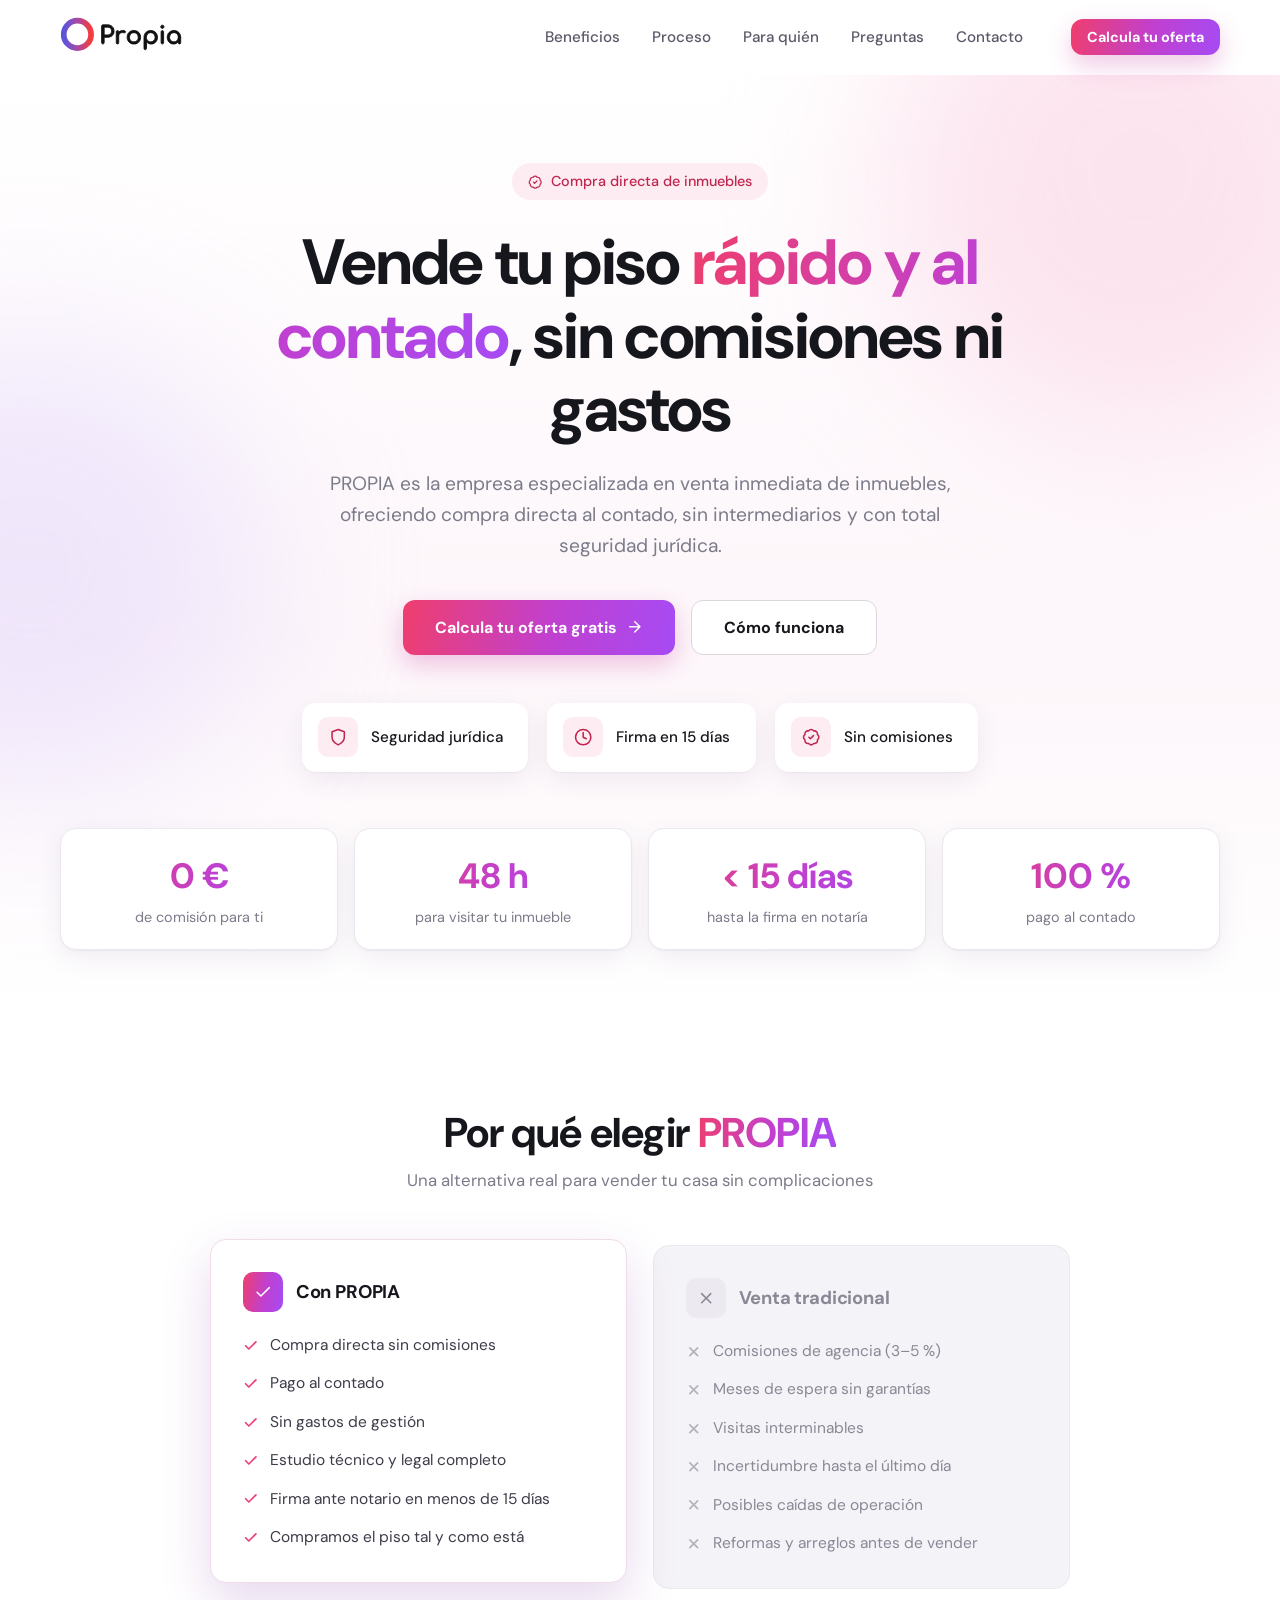
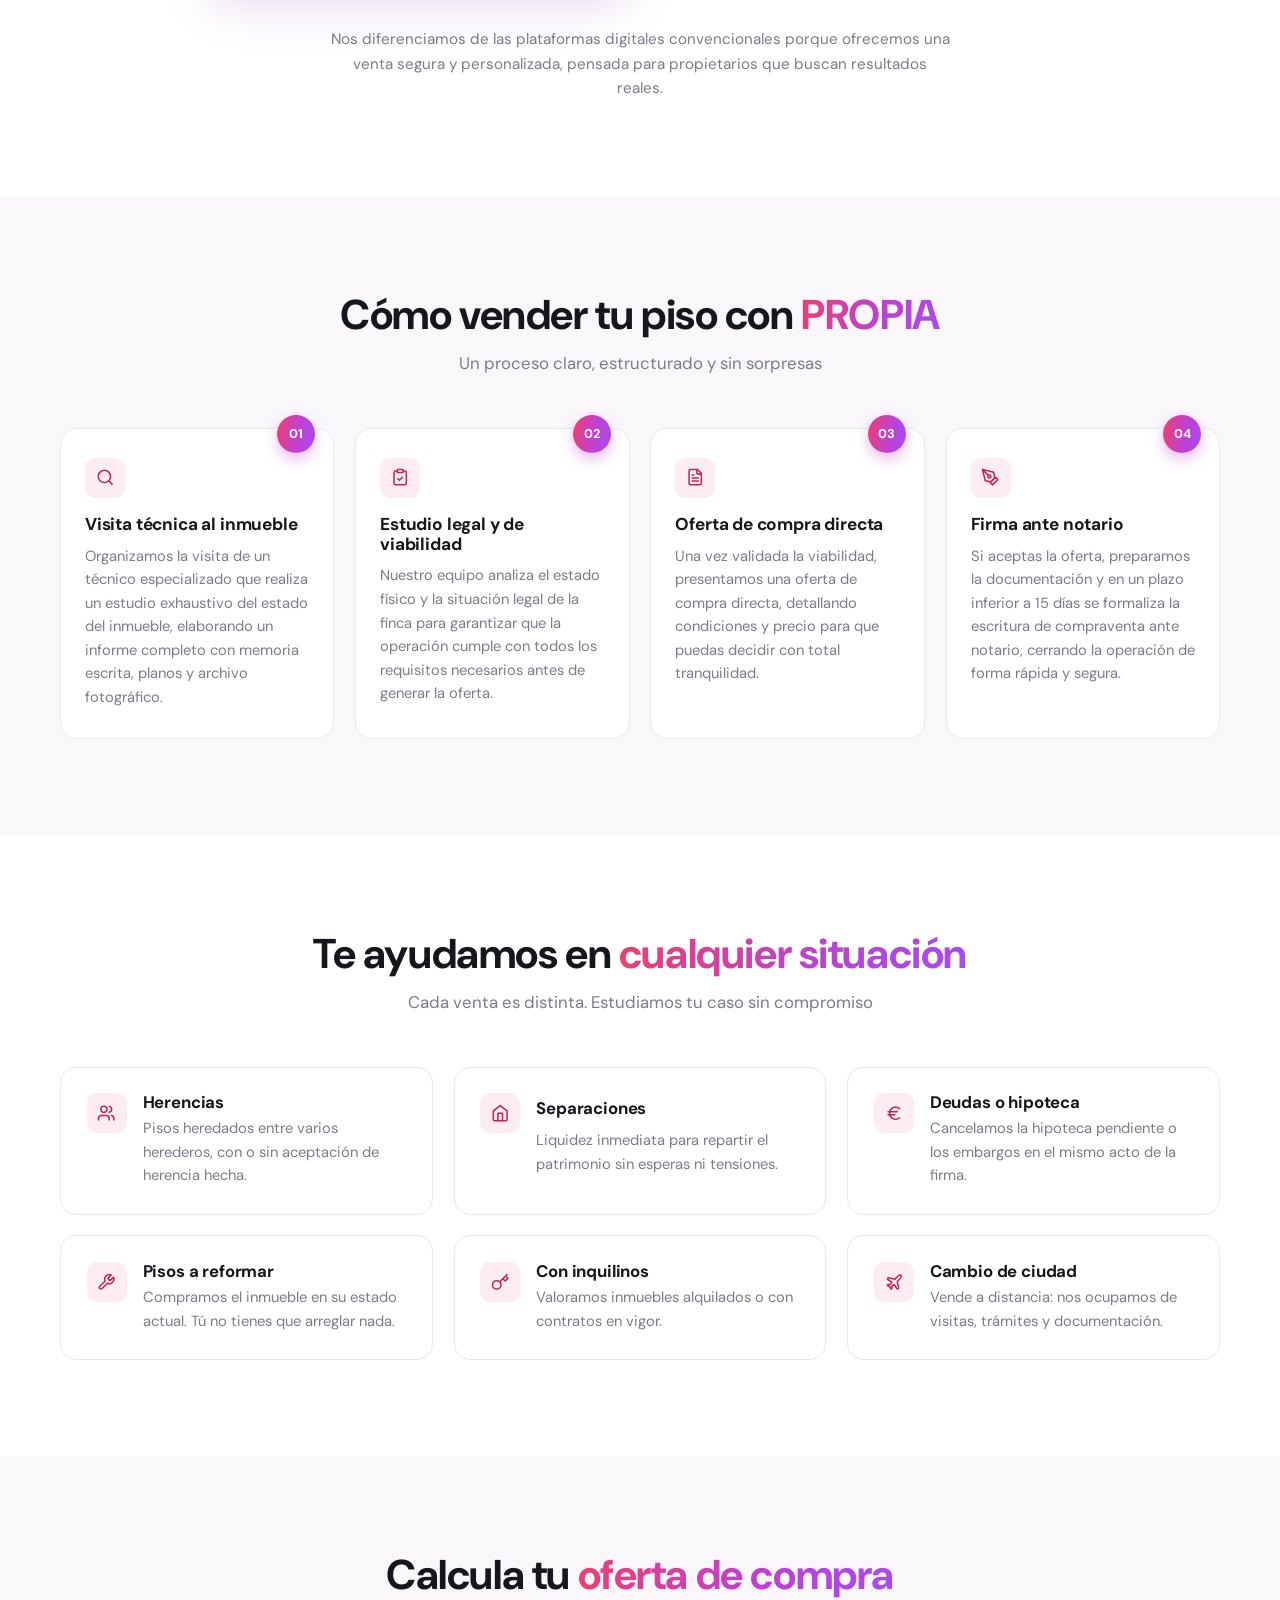
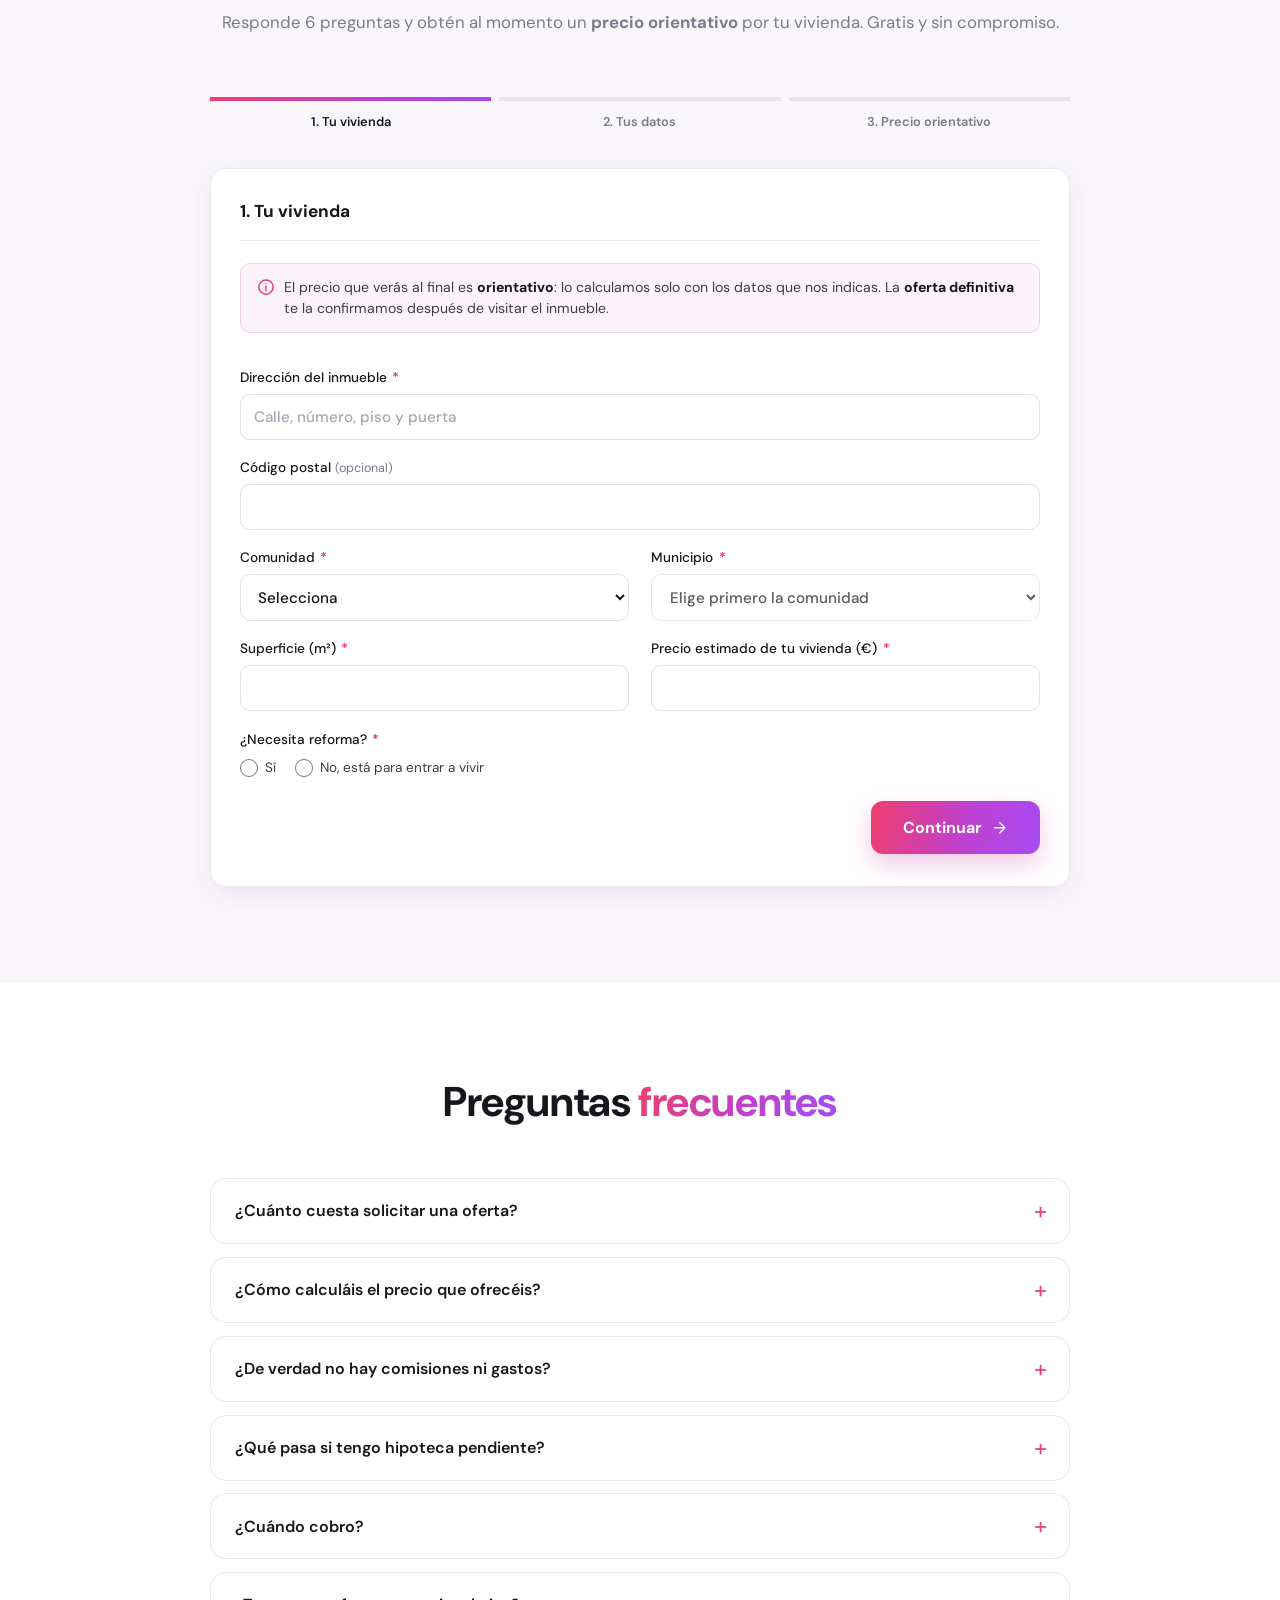
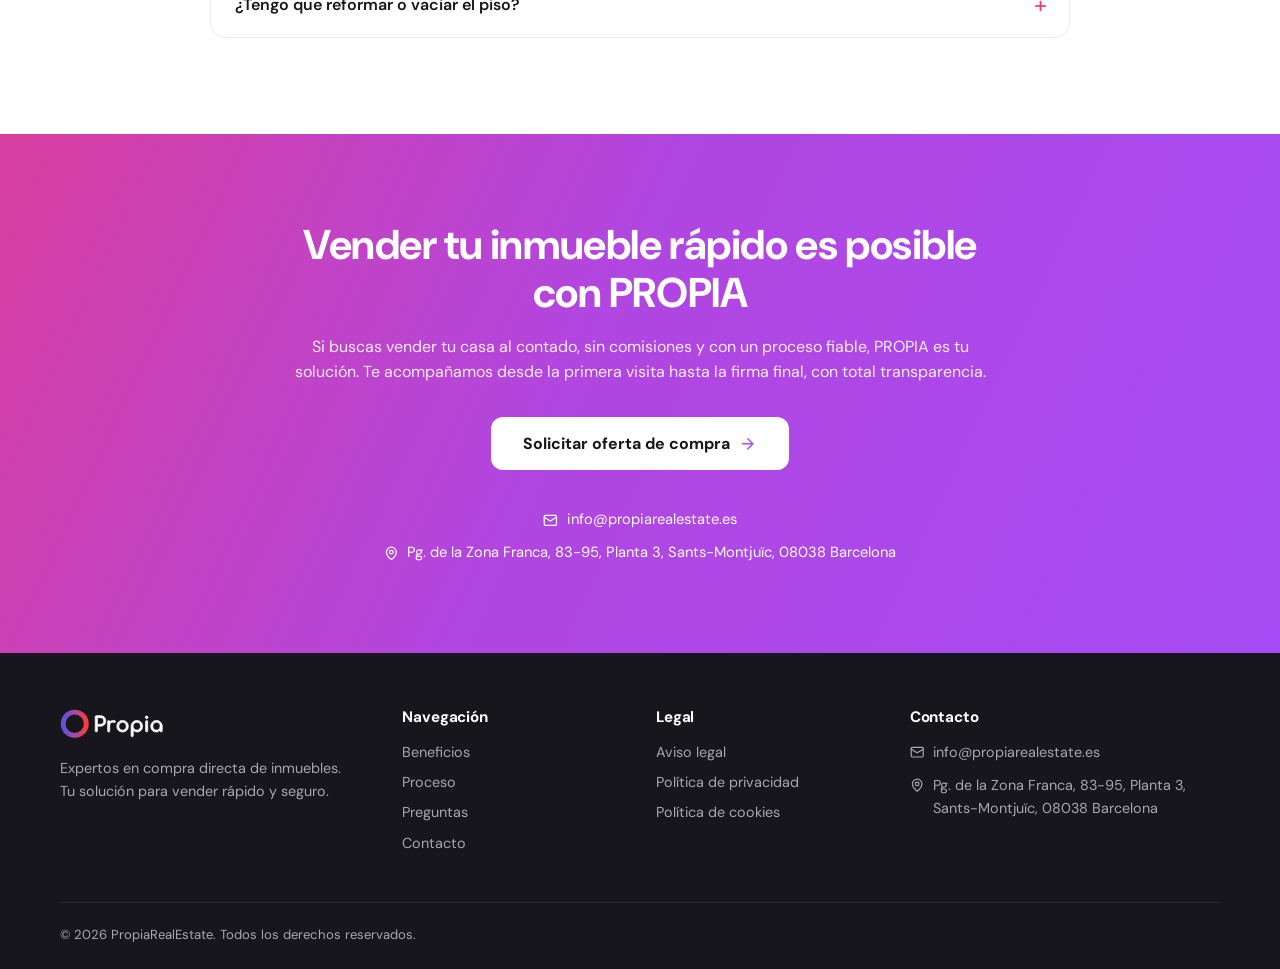
<file: index.html>
<!doctype html>
<html lang="es">
<head>
<meta charset="utf-8">
<meta name="viewport" content="width=device-width, initial-scale=1">
<title>PROPIA · Vende tu piso rápido y al contado, sin comisiones</title>
<meta name="description" content="PROPIA compra tu piso directamente, al contado, sin intermediarios ni comisiones. Estudio técnico y legal completo y firma ante notario en menos de 15 días.">
<link rel="icon" href="img/logo.svg?v=2" type="image/svg+xml">
<meta property="og:title" content="PROPIA · Vende tu piso rápido y al contado">
<meta property="og:description" content="Compra directa de inmuebles, sin comisiones ni gastos. Firma ante notario en 15 días.">
<link rel="preconnect" href="https://fonts.googleapis.com">
<link rel="preconnect" href="https://fonts.gstatic.com" crossorigin>
<link href="https://fonts.googleapis.com/css2?family=DM+Sans:opsz,wght@9..40,400;9..40,500;9..40,600;9..40,700;9..40,800&family=Quicksand:wght@700&display=swap" rel="stylesheet">
<link rel="stylesheet" href="css/styles.css?v=202611241400">
</head>
<body>

<!-- Iconos -->
<svg width="0" height="0" style="position:absolute" aria-hidden="true">
  <defs>
    <linearGradient id="gr" x1="0" y1="0" x2="1" y2="1"><stop offset="0" stop-color="#ef3e6d"/><stop offset="1" stop-color="#a64bf4"/></linearGradient>
  </defs>
  <symbol id="i-shield" viewBox="0 0 24 24"><path d="M12 22s8-4 8-10V5l-8-3-8 3v7c0 6 8 10 8 10z"/></symbol>
  <symbol id="i-clock" viewBox="0 0 24 24"><circle cx="12" cy="12" r="10"/><path d="M12 6v6l4 2"/></symbol>
  <symbol id="i-info" viewBox="0 0 24 24"><circle cx="12" cy="12" r="9.5"/><path d="M12 11v6"/><path d="M12 7.5h.01"/></symbol>
  <symbol id="i-badge" viewBox="0 0 24 24"><path d="M3.85 8.62a4 4 0 0 1 4.78-4.77 4 4 0 0 1 6.74 0 4 4 0 0 1 4.78 4.78 4 4 0 0 1 0 6.74 4 4 0 0 1-4.77 4.78 4 4 0 0 1-6.75 0 4 4 0 0 1-4.78-4.77 4 4 0 0 1 0-6.76z"/><path d="m9 12 2 2 4-4"/></symbol>
  <symbol id="i-check" viewBox="0 0 24 24"><path d="M20 6 9 17l-5-5"/></symbol>
  <symbol id="i-x" viewBox="0 0 24 24"><path d="M18 6 6 18M6 6l12 12"/></symbol>
  <symbol id="i-search" viewBox="0 0 24 24"><circle cx="11" cy="11" r="8"/><path d="m21 21-4.3-4.3"/></symbol>
  <symbol id="i-clip" viewBox="0 0 24 24"><rect x="8" y="2" width="8" height="4" rx="1"/><path d="M16 4h2a2 2 0 0 1 2 2v14a2 2 0 0 1-2 2H6a2 2 0 0 1-2-2V6a2 2 0 0 1 2-2h2"/><path d="m9 14 2 2 4-4"/></symbol>
  <symbol id="i-file" viewBox="0 0 24 24"><path d="M15 2H6a2 2 0 0 0-2 2v16a2 2 0 0 0 2 2h12a2 2 0 0 0 2-2V7z"/><path d="M14 2v4a2 2 0 0 0 2 2h4M16 13H8M16 17H8M10 9H8"/></symbol>
  <symbol id="i-pen" viewBox="0 0 24 24"><path d="m12 19 7-7 3 3-7 7-3-3z"/><path d="m18 13-1.5-7.5L2 2l3.5 14.5L13 18l5-5z"/><path d="m2 2 7.586 7.586"/><circle cx="11" cy="11" r="2"/></symbol>
  <symbol id="i-arrow" viewBox="0 0 24 24"><path d="M5 12h14M12 5l7 7-7 7"/></symbol>
  <symbol id="i-back" viewBox="0 0 24 24"><path d="M19 12H5M12 19l-7-7 7-7"/></symbol>
  <symbol id="i-send" viewBox="0 0 24 24"><path d="m22 2-7 20-4-9-9-4z"/><path d="M22 2 11 13"/></symbol>
  <symbol id="i-mail" viewBox="0 0 24 24"><rect x="2" y="4" width="20" height="16" rx="2"/><path d="m22 7-10 6L2 7"/></symbol>
  <symbol id="i-pin" viewBox="0 0 24 24"><path d="M20 10c0 6-8 12-8 12s-8-6-8-12a8 8 0 0 1 16 0z"/><circle cx="12" cy="10" r="3"/></symbol>
  <symbol id="i-phone" viewBox="0 0 24 24"><path d="M22 16.9v3a2 2 0 0 1-2.2 2 19.8 19.8 0 0 1-8.6-3.1 19.5 19.5 0 0 1-6-6A19.8 19.8 0 0 1 2.1 4.2 2 2 0 0 1 4.1 2h3a2 2 0 0 1 2 1.7c.1.9.4 1.8.7 2.7a2 2 0 0 1-.5 2.1L8 9.8a16 16 0 0 0 6 6l1.3-1.3a2 2 0 0 1 2.1-.4c.9.3 1.8.6 2.7.7a2 2 0 0 1 1.7 2z"/></symbol>
  <symbol id="i-home" viewBox="0 0 24 24"><path d="m3 9 9-7 9 7v11a2 2 0 0 1-2 2H5a2 2 0 0 1-2-2z"/><path d="M9 22V12h6v10"/></symbol>
  <symbol id="i-users" viewBox="0 0 24 24"><path d="M16 21v-2a4 4 0 0 0-4-4H6a4 4 0 0 0-4 4v2"/><circle cx="9" cy="7" r="4"/><path d="M22 21v-2a4 4 0 0 0-3-3.9M16 3.1a4 4 0 0 1 0 7.8"/></symbol>
  <symbol id="i-wrench" viewBox="0 0 24 24"><path d="M14.7 6.3a1 1 0 0 0 0 1.4l1.6 1.6a1 1 0 0 0 1.4 0l3.8-3.8a6 6 0 0 1-7.9 7.9l-6.9 6.9a2.1 2.1 0 0 1-3-3l6.9-6.9a6 6 0 0 1 7.9-7.9z"/></symbol>
  <symbol id="i-euro" viewBox="0 0 24 24"><path d="M4 10h12M4 14h9M19 6a7.7 7.7 0 0 0-5.2-2A7.9 7.9 0 0 0 6 12c0 4.4 3.5 8 7.8 8 2 0 3.8-.8 5.2-2"/></symbol>
  <symbol id="i-key" viewBox="0 0 24 24"><circle cx="7.5" cy="15.5" r="5.5"/><path d="m21 2-9.6 9.6M15.5 7.5l3 3L22 7l-3-3"/></symbol>
  <symbol id="i-plane" viewBox="0 0 24 24"><path d="M17.8 19.2 16 11l3.5-3.5C21 6 21.5 4 21 3c-1-.5-3 0-4.5 1.5L13 8 4.8 6.2c-.5-.1-.9.1-1.1.5l-.3.5c-.2.5-.1 1 .3 1.3L9 12l-2 3H4l-1 1 3 2 2 3 1-1v-3l3-2 3.5 5.3c.3.4.8.5 1.3.3l.5-.2c.4-.3.6-.7.5-1.2z"/></symbol>
</svg>

<header class="header" id="top">
  <div class="container header__in">
    <a class="logo" href="#top" aria-label="PROPIA, inicio"><img class="logo__img" src="img/logo-full.svg?v=2" alt="Propia" width="124" height="40"></a>
    <nav class="nav" id="nav" aria-label="Principal">
      <a href="#beneficios">Beneficios</a>
      <a href="#proceso">Proceso</a>
      <a href="#situaciones">Para quién</a>
      <a href="#faq">Preguntas</a>
      <a href="#contacto">Contacto</a>
      <a href="#formulario" class="btn btn--grad btn--sm nav__cta">Calcula tu oferta</a>
    </nav>
    <button class="burger" id="burger" aria-label="Abrir menú" aria-expanded="false" aria-controls="nav"><span></span><span></span></button>
  </div>
</header>

<main>
<!-- HERO -->
<section class="hero">
  <div class="hero__blob hero__blob--1"></div><div class="hero__blob hero__blob--2"></div>
  <div class="container hero__in">
    <p class="pill"><svg><use href="#i-badge"/></svg> Compra directa de inmuebles</p>
    <h1>Vende tu piso <span class="grad">rápido y al contado</span>, sin comisiones ni gastos</h1>
    <p class="hero__lead">PROPIA es la empresa especializada en venta inmediata de inmuebles, ofreciendo compra directa al contado, sin intermediarios y con total seguridad jurídica.</p>
    <div class="hero__cta">
      <a href="#formulario" class="btn btn--grad btn--lg">Calcula tu oferta gratis <svg><use href="#i-arrow"/></svg></a>
      <a href="#proceso" class="btn btn--line btn--lg">Cómo funciona</a>
    </div>
    <ul class="trust">
      <li><span class="ico"><svg><use href="#i-shield"/></svg></span>Seguridad jurídica</li>
      <li><span class="ico"><svg><use href="#i-clock"/></svg></span>Firma en 15 días</li>
      <li><span class="ico"><svg><use href="#i-badge"/></svg></span>Sin comisiones</li>
    </ul>
  </div>

  <!-- CIFRAS (dentro de la portada para que no se note el cambio de apartado) -->
  <div class="numbers">
    <div class="container numbers__in">
      <div><strong>0 €</strong><span>de comisión para ti</span></div>
      <div><strong>48 h</strong><span>para visitar tu inmueble</span></div>
      <div><strong>&lt; 15 días</strong><span>hasta la firma en notaría</span></div>
      <div><strong>100 %</strong><span>pago al contado</span></div>
    </div>
  </div>
</section>

<!-- BENEFICIOS -->
<section class="section" id="beneficios">
  <div class="container">
    <header class="head">
      <h2>Por qué elegir <span class="grad">PROPIA</span></h2>
      <p>Una alternativa real para vender tu casa sin complicaciones</p>
    </header>
    <div class="compare">
      <article class="compare__card compare__card--propia">
        <h3><span class="ico ico--solid"><svg><use href="#i-check"/></svg></span>Con PROPIA</h3>
        <ul>
          <li><svg><use href="#i-check"/></svg>Compra directa sin comisiones</li>
          <li><svg><use href="#i-check"/></svg>Pago al contado</li>
          <li><svg><use href="#i-check"/></svg>Sin gastos de gestión</li>
          <li><svg><use href="#i-check"/></svg>Estudio técnico y legal completo</li>
          <li><svg><use href="#i-check"/></svg>Firma ante notario en menos de 15 días</li>
          <li><svg><use href="#i-check"/></svg>Compramos el piso tal y como está</li>
        </ul>
      </article>
      <article class="compare__card">
        <h3><span class="ico ico--mute"><svg><use href="#i-x"/></svg></span>Venta tradicional</h3>
        <ul>
          <li><svg><use href="#i-x"/></svg>Comisiones de agencia (3–5 %)</li>
          <li><svg><use href="#i-x"/></svg>Meses de espera sin garantías</li>
          <li><svg><use href="#i-x"/></svg>Visitas interminables</li>
          <li><svg><use href="#i-x"/></svg>Incertidumbre hasta el último día</li>
          <li><svg><use href="#i-x"/></svg>Posibles caídas de operación</li>
          <li><svg><use href="#i-x"/></svg>Reformas y arreglos antes de vender</li>
        </ul>
      </article>
    </div>
    <p class="note">Nos diferenciamos de las plataformas digitales convencionales porque ofrecemos una venta segura y personalizada, pensada para propietarios que buscan resultados reales.</p>
  </div>
</section>

<!-- PROCESO -->
<section class="section section--soft" id="proceso">
  <div class="container">
    <header class="head">
      <h2>Cómo vender tu piso con <span class="grad">PROPIA</span></h2>
      <p>Un proceso claro, estructurado y sin sorpresas</p>
    </header>
    <ol class="steps">
      <li class="step"><span class="step__n">01</span><span class="ico"><svg><use href="#i-search"/></svg></span>
        <h3>Visita técnica al inmueble</h3>
        <p>Organizamos la visita de un técnico especializado que realiza un estudio exhaustivo del estado del inmueble, elaborando un informe completo con memoria escrita, planos y archivo fotográfico.</p></li>
      <li class="step"><span class="step__n">02</span><span class="ico"><svg><use href="#i-clip"/></svg></span>
        <h3>Estudio legal y de viabilidad</h3>
        <p>Nuestro equipo analiza el estado físico y la situación legal de la finca para garantizar que la operación cumple con todos los requisitos necesarios antes de generar la oferta.</p></li>
      <li class="step"><span class="step__n">03</span><span class="ico"><svg><use href="#i-file"/></svg></span>
        <h3>Oferta de compra directa</h3>
        <p>Una vez validada la viabilidad, presentamos una oferta de compra directa, detallando condiciones y precio para que puedas decidir con total tranquilidad.</p></li>
      <li class="step"><span class="step__n">04</span><span class="ico"><svg><use href="#i-pen"/></svg></span>
        <h3>Firma ante notario</h3>
        <p>Si aceptas la oferta, preparamos la documentación y en un plazo inferior a 15 días se formaliza la escritura de compraventa ante notario, cerrando la operación de forma rápida y segura.</p></li>
    </ol>
  </div>
</section>

<!-- SITUACIONES -->
<section class="section" id="situaciones">
  <div class="container">
    <header class="head">
      <h2>Te ayudamos en <span class="grad">cualquier situación</span></h2>
      <p>Cada venta es distinta. Estudiamos tu caso sin compromiso</p>
    </header>
    <div class="cases">
      <article><span class="ico"><svg><use href="#i-users"/></svg></span><h3>Herencias</h3><p>Pisos heredados entre varios herederos, con o sin aceptación de herencia hecha.</p></article>
      <article><span class="ico"><svg><use href="#i-home"/></svg></span><h3>Separaciones</h3><p>Liquidez inmediata para repartir el patrimonio sin esperas ni tensiones.</p></article>
      <article><span class="ico"><svg><use href="#i-euro"/></svg></span><h3>Deudas o hipoteca</h3><p>Cancelamos la hipoteca pendiente o los embargos en el mismo acto de la firma.</p></article>
      <article><span class="ico"><svg><use href="#i-wrench"/></svg></span><h3>Pisos a reformar</h3><p>Compramos el inmueble en su estado actual. Tú no tienes que arreglar nada.</p></article>
      <article><span class="ico"><svg><use href="#i-key"/></svg></span><h3>Con inquilinos</h3><p>Valoramos inmuebles alquilados o con contratos en vigor.</p></article>
      <article><span class="ico"><svg><use href="#i-plane"/></svg></span><h3>Cambio de ciudad</h3><p>Vende a distancia: nos ocupamos de visitas, trámites y documentación.</p></article>
    </div>
  </div>
</section>

<!-- FORMULARIO / CALCULADORA DE OFERTA -->
<section class="section section--soft" id="formulario">
  <div class="container container--narrow">
    <header class="head">
      <h2>Calcula tu <span class="grad">oferta de compra</span></h2>
      <p>Responde 6 preguntas y obtén al momento un <strong>precio orientativo</strong> por tu vivienda. Gratis y sin compromiso.</p>
    </header>

    <ol class="progress" id="progress" aria-hidden="true">
      <li class="is-on">Tu vivienda</li><li>Tus datos</li><li>Precio orientativo</li>
    </ol>

    <form class="request" id="requestForm" novalidate>
      <!-- PASO 1 -->
      <fieldset class="panel" data-step="0">
        <legend>1. Tu vivienda</legend>
        <p class="notice"><svg><use href="#i-info"/></svg><span>El precio que verás al final es <strong>orientativo</strong>: lo calculamos solo con los datos que nos indicas. La <strong>oferta definitiva</strong> te la confirmamos después de visitar el inmueble.</span></p>
        <label>Dirección del inmueble <b>*</b><input name="direccion" required placeholder="Calle, número, piso y puerta" autocomplete="street-address"></label>
        <label>Código postal <small>(opcional)</small>
          <input name="cp" id="cpInput" inputmode="numeric" maxlength="5" pattern="\d{5}" autocomplete="postal-code"></label>
        <div class="grid2">
          <label>Comunidad <b>*</b>
            <select name="zona" id="zonaSel" required>
              <option value="">Selecciona</option>
              <option value="CT">Cataluña</option>
              <option value="MD">Comunidad de Madrid</option>
              <option value="VC">Comunidad Valenciana</option>
              <option value="PV">País Vasco</option>
            </select></label>
          <label id="muniWrap">Municipio <b>*</b>
            <select id="muniSel"><option value="">Selecciona</option></select></label>
          <label id="poblWrap" hidden><span id="poblLabel">Municipio</span> <b>*</b><input name="poblacion" id="poblInput" autocomplete="address-level2"></label>
          <label id="barrioWrap" hidden>Barrio o distrito <small>(opcional)</small>
            <select name="barrio" id="barrioSel"><option value="">No lo sé</option></select>
            <small class="hint-text">Nos ayuda a calcular un precio más ajustado a tu zona.</small></label>
          <label>Superficie (m²) <b>*</b><input name="m2" type="number" min="15" max="2000" required inputmode="numeric"></label>
          <label>Precio estimado de tu vivienda (€) <b>*</b>
            <input name="valor" type="number" min="20000" step="1000" required inputmode="numeric"></label>
        </div>
        <div class="radio"><span>¿Necesita reforma? <b>*</b></span>
          <label><input type="radio" name="reforma" value="SI" required> Sí</label>
          <label><input type="radio" name="reforma" value="NO"> No, está para entrar a vivir</label>
        </div>
        <div class="step-nav"><button class="btn btn--grad btn--lg" type="button" data-next>Continuar <svg><use href="#i-arrow"/></svg></button></div>
      </fieldset>

      <!-- PASO 2 -->
      <fieldset class="panel" data-step="1" hidden>
        <legend>2. ¿A quién enviamos la oferta?</legend>
        <div class="grid2">
          <label>Nombre y apellidos <b>*</b><input name="nombre" required autocomplete="name"></label>
          <label>Teléfono <b>*</b><input name="telefono" type="tel" required autocomplete="tel"></label>
          <label class="span2">Email <b>*</b><input name="email" type="email" required autocomplete="email"></label>
        </div>
        <div class="radio"><span>¿Tiene hipoteca pendiente?</span>
          <label><input type="radio" name="hipoteca" value="Sí"> Sí</label><label><input type="radio" name="hipoteca" value="No"> No</label></div>
        <label>¿Algo más que debamos saber? <small>(opcional)</small><textarea name="obs" rows="3"></textarea></label>
        <label class="check"><input type="checkbox" name="rgpd" required> Acepto la <a href="/politica-privacidad">política de privacidad</a> y que PropiaRealEstate me contacte sobre la compra de mi vivienda. <b>*</b></label>
        <p class="notice notice--sm"><svg><use href="#i-info"/></svg><span>Recuerda: el precio que verás es una <strong>estimación orientativa</strong>, no una oferta en firme.</span></p>
        <p class="form-error" id="formError" role="alert"></p>
        <div class="step-nav">
          <button class="btn btn--line" type="button" data-prev><svg><use href="#i-back"/></svg> Atrás</button>
          <button class="btn btn--grad btn--lg" type="submit" id="submitBtn">Ver mi precio orientativo <svg><use href="#i-send"/></svg></button>
        </div>
      </fieldset>
    </form>

    <!-- PASO 3: RESULTADO -->
    <div class="result" id="result" hidden>
      <p class="pill"><svg><use href="#i-badge"/></svg> Precio orientativo · no es una oferta definitiva</p>
      <h3>Precio orientativo de compra</h3>
      <p class="result__price" id="resultPrice">—</p>
      <p class="result__sub">por tu vivienda en <strong id="resultAddr"></strong>, al contado y sin comisiones.</p>
      <p class="notice notice--result"><svg><use href="#i-info"/></svg><span><strong>Importante:</strong> este importe es <strong>orientativo</strong> y se ha calculado solo con los datos que nos has indicado. El precio final puede variar tras la <strong>visita técnica</strong> y el <strong>estudio legal</strong> del inmueble, y te lo confirmaremos por escrito.</span></p>
      <ul class="result__list">
        <li><svg><use href="#i-check"/></svg>Pago al contado en notaría</li>
        <li><svg><use href="#i-check"/></svg>Firma en menos de 15 días</li>
        <li><svg><use href="#i-check"/></svg>Sin comisiones ni gastos de gestión</li>
      </ul>
      <p class="result__next"><strong>¿Y ahora?</strong> Un asesor de PropiaRealEstate te llamará en menos de 24 h para concertar la visita técnica y confirmarte la oferta definitiva.</p>
      <p class="result__legal">Importe orientativo calculado con los datos facilitados. La oferta firme se emite tras la visita técnica y el estudio legal del inmueble.</p>
      <div class="result__actions">
        <button class="btn btn--line" id="editRequest" type="button"><svg><use href="#i-back"/></svg> Volver y modificar mis datos</button>
        <button class="btn btn--line" id="newRequest" type="button">Calcular otra vivienda</button>
      </div>
    </div>
  </div>
</section>

<!-- FAQ -->
<section class="section" id="faq">
  <div class="container container--narrow">
    <header class="head">
      <h2>Preguntas <span class="grad">frecuentes</span></h2>
    </header>
    <div class="faq">
      <details><summary>¿Cuánto cuesta solicitar una oferta?</summary><p>Nada. La visita técnica, el estudio legal y la oferta son totalmente gratuitos y sin compromiso. Si no te convence, no pagas nada.</p></details>
      <details><summary>¿Cómo calculáis el precio que ofrecéis?</summary><p>Partimos del valor de mercado real de la zona y lo ajustamos con el informe técnico (estado, reformas necesarias) y el estudio legal. En la oferta te explicamos las condiciones con total transparencia.</p></details>
      <details><summary>¿De verdad no hay comisiones ni gastos?</summary><p>Así es. Al comprar directamente no hay intermediarios ni comisiones de agencia, y no cobramos gastos de gestión.</p></details>
      <details><summary>¿Qué pasa si tengo hipoteca pendiente?</summary><p>No es un problema. Con el precio de la venta se cancela la hipoteca en el mismo acto de firma ante notario y tú recibes la diferencia.</p></details>
      <details><summary>¿Cuándo cobro?</summary><p>El día de la firma de la escritura ante notario, al contado, en un plazo inferior a 15 días desde que aceptas la oferta.</p></details>
      <details><summary>¿Tengo que reformar o vaciar el piso?</summary><p>No. Compramos el inmueble tal y como está. Solo te pedimos que nos indiques qué se queda y qué te llevas.</p></details>
    </div>
  </div>
</section>

<!-- CTA FINAL -->
<section class="cta" id="contacto">
  <div class="container cta__in">
    <h2>Vender tu inmueble rápido es posible con PROPIA</h2>
    <p>Si buscas vender tu casa al contado, sin comisiones y con un proceso fiable, PROPIA es tu solución. Te acompañamos desde la primera visita hasta la firma final, con total transparencia.</p>
    <a href="#formulario" class="btn btn--white btn--lg">Solicitar oferta de compra <svg><use href="#i-arrow"/></svg></a>
    <ul class="cta__contact" data-contact></ul>
  </div>
</section>
</main>

<footer class="footer">
  <div class="container footer__in">
    <div>
      <a class="logo logo--white" href="#top"><img class="logo__img" src="img/logo-full-white.svg?v=2" alt="Propia" width="105" height="34"></a>
      <p>Expertos en compra directa de inmuebles.<br>Tu solución para vender rápido y seguro.</p>
    </div>
    <div><h4>Navegación</h4><a href="#beneficios">Beneficios</a><a href="#proceso">Proceso</a><a href="#faq">Preguntas</a><a href="#contacto">Contacto</a></div>
    <div><h4>Legal</h4><a href="/aviso-legal">Aviso legal</a><a href="/politica-privacidad">Política de privacidad</a><a href="/politica-cookies">Política de cookies</a></div>
    <div><h4>Contacto</h4><ul class="footer__contact" data-contact></ul></div>
  </div>
  <div class="container footer__bottom"><span id="copy"></span></div>
</footer>

<a href="#formulario" class="mobile-cta btn btn--grad">Calcula tu oferta gratis</a>

<script src="js/config.js?v=202611190933"></script>
<script src="js/codigos-postales.js?v=202611251000"></script>
<script src="js/precios-zona.js?v=202611251400"></script>
<script src="js/calculadora.js?v=202611251000"></script>
<script src="js/main.js?v=202611251000"></script>
</body>
</html>
</file>
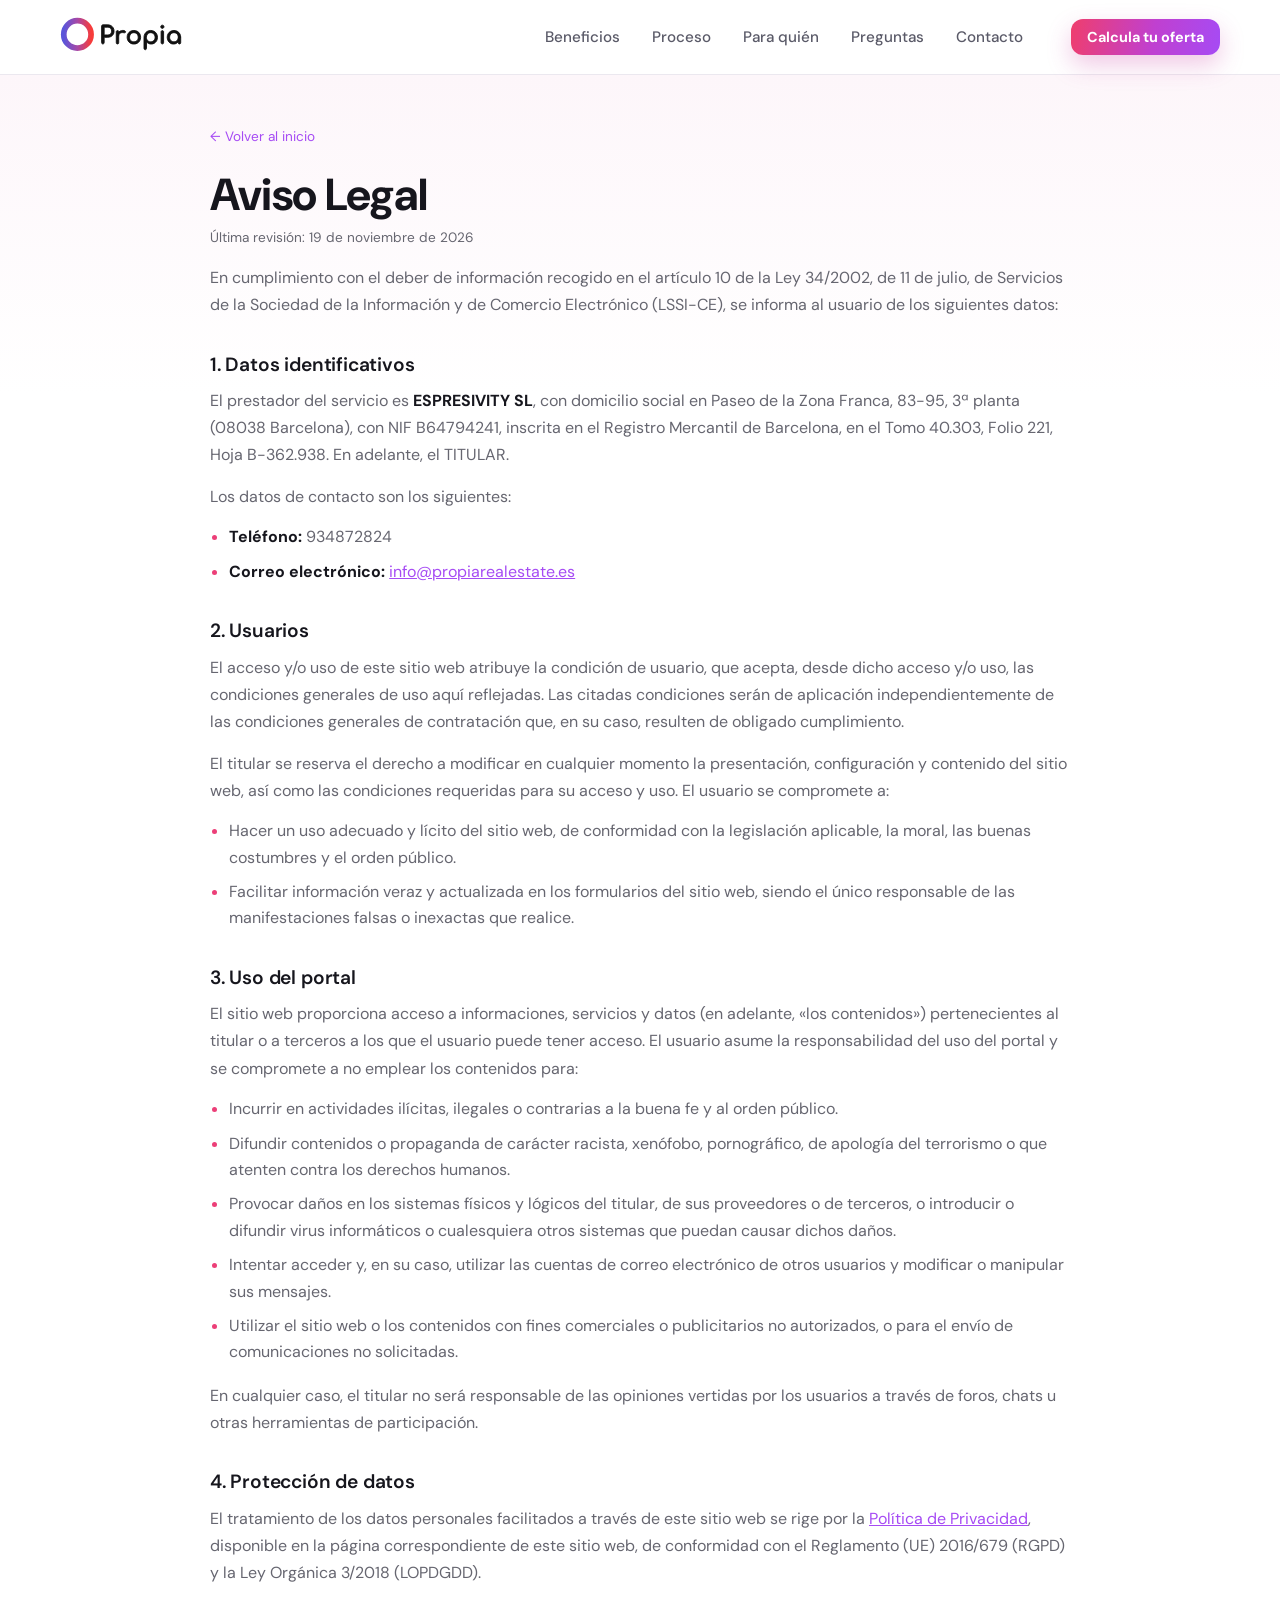
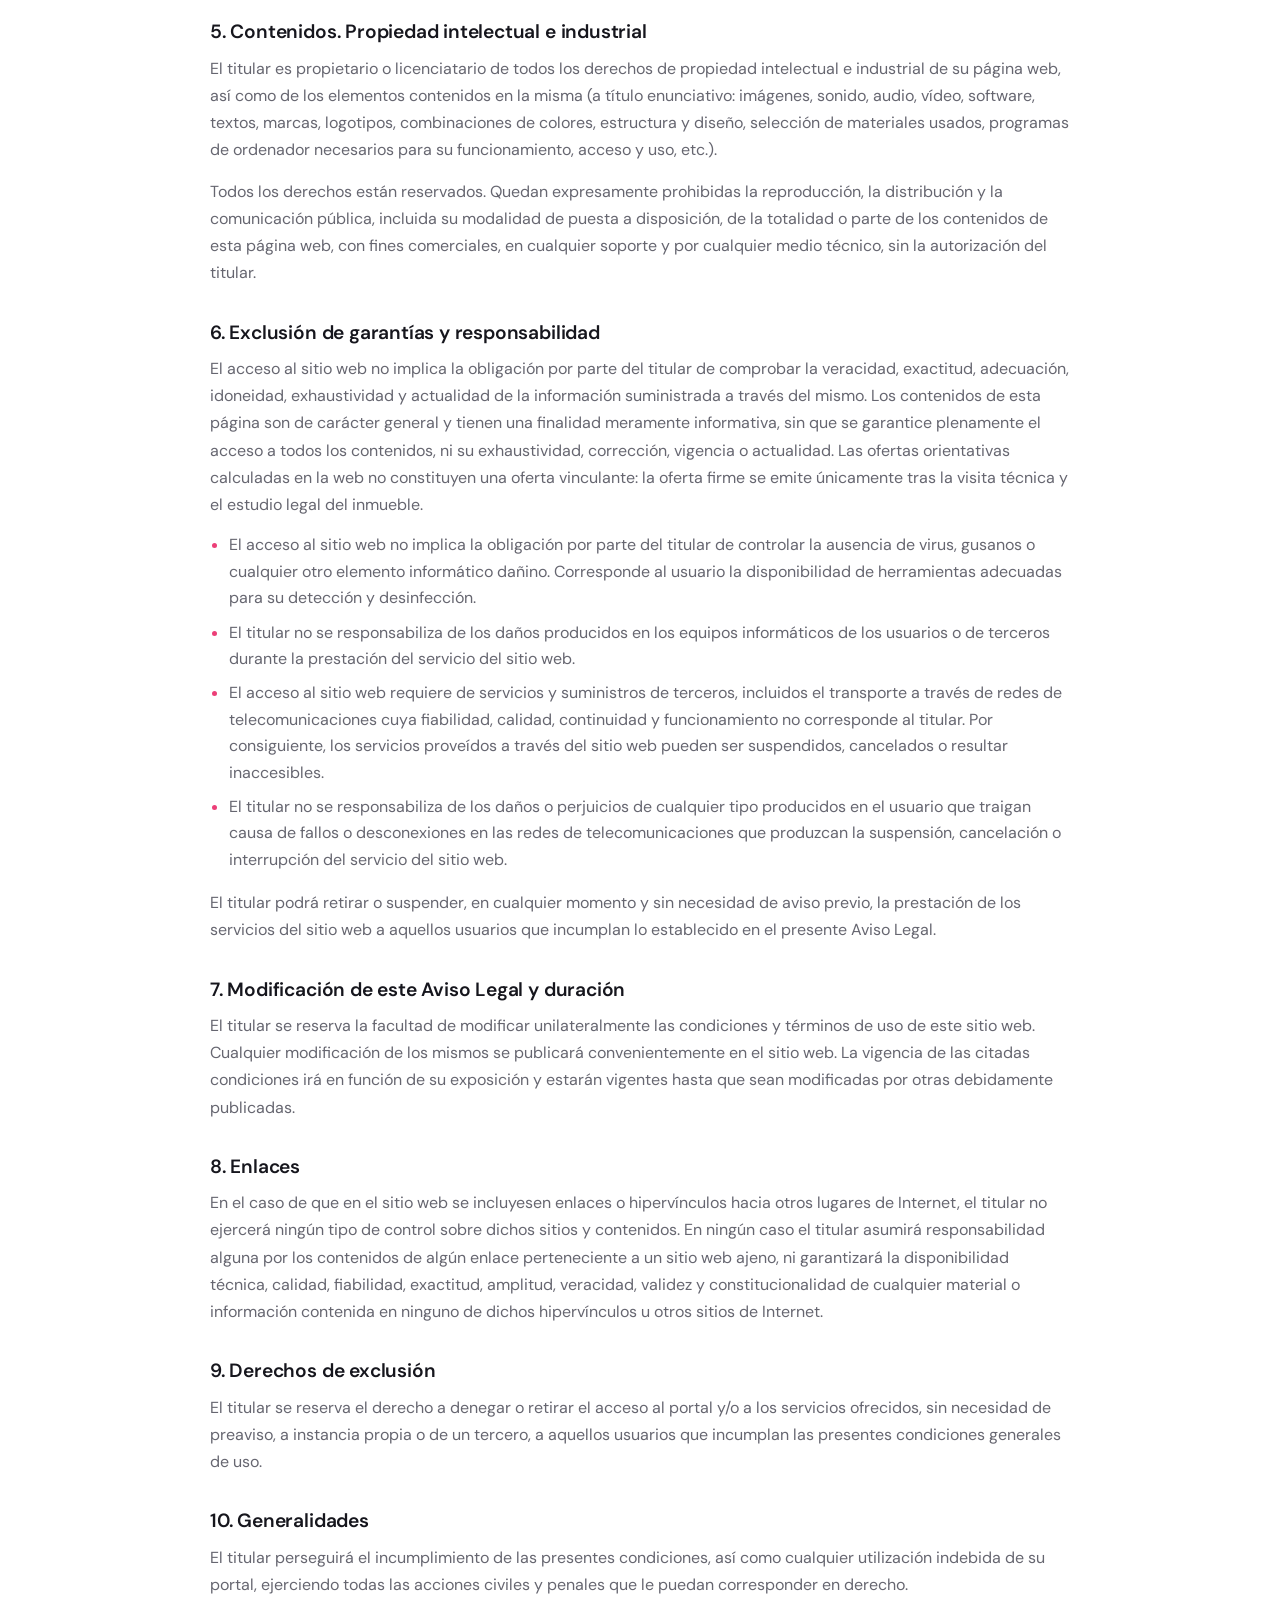
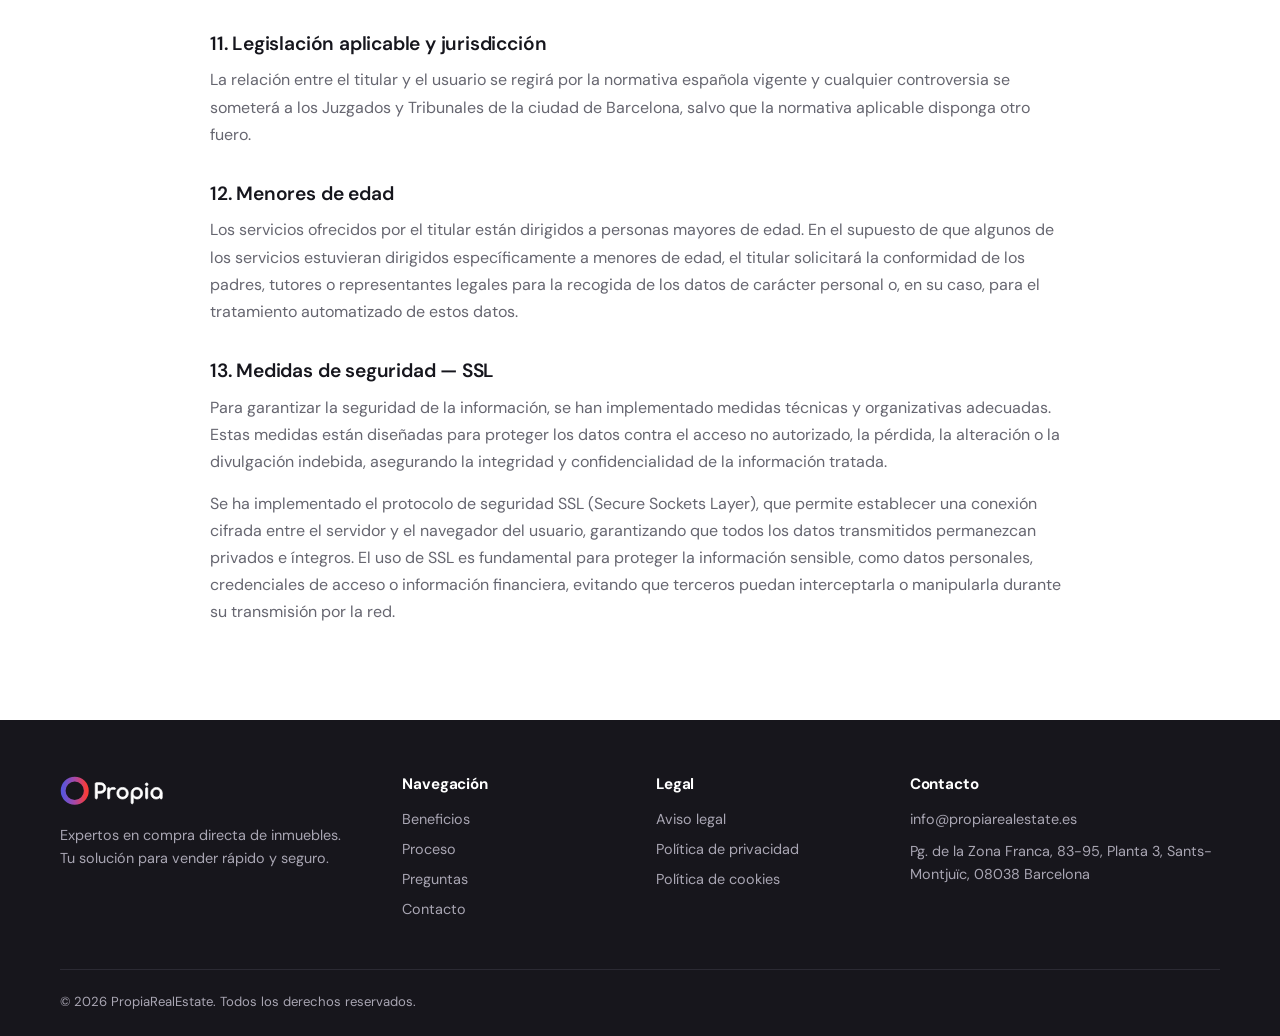
<file: aviso-legal.html>
<!doctype html>
<html lang="es">
<head>
<meta charset="utf-8">
<meta name="viewport" content="width=device-width, initial-scale=1">
<title>Aviso legal · PropiaRealEstate</title>
<meta name="description" content="Aviso legal de PropiaRealEstate: datos identificativos, condiciones de uso, propiedad intelectual y responsabilidad.">
<link rel="icon" href="img/logo.svg?v=2" type="image/svg+xml">
<link rel="preconnect" href="https://fonts.googleapis.com">
<link rel="preconnect" href="https://fonts.gstatic.com" crossorigin>
<link href="https://fonts.googleapis.com/css2?family=DM+Sans:opsz,wght@9..40,400;9..40,500;9..40,600;9..40,700;9..40,800&family=Quicksand:wght@700&display=swap" rel="stylesheet">
<link rel="stylesheet" href="css/styles.css?v=202611191300">
<link rel="stylesheet" href="css/legal.css?v=202611191200">
</head>
<body>

<header class="header is-scrolled">
  <div class="container header__in">
    <a class="logo" href="/" aria-label="PropiaRealEstate, inicio"><img class="logo__img" src="img/logo-full.svg?v=2" alt="Propia" width="124" height="40"></a>
    <nav class="nav" id="nav" aria-label="Principal">
      <a href="/#beneficios">Beneficios</a>
      <a href="/#proceso">Proceso</a>
      <a href="/#situaciones">Para quién</a>
      <a href="/#faq">Preguntas</a>
      <a href="/#contacto">Contacto</a>
      <a href="/#formulario" class="btn btn--grad btn--sm nav__cta">Calcula tu oferta</a>
    </nav>
    <button class="burger" id="burger" aria-label="Abrir menú" aria-expanded="false" aria-controls="nav"><span></span><span></span></button>
  </div>
</header>

<main class="legal">
  <div class="container container--narrow">
    <a class="legal__back" href="/">← Volver al inicio</a>
    <h1>Aviso Legal</h1>
    <p class="legal__date">Última revisión: <span data-l="actualizado"></span></p>

    <p>En cumplimiento con el deber de información recogido en el artículo 10 de la Ley 34/2002, de 11 de julio, de Servicios de la Sociedad de la Información y de Comercio Electrónico (LSSI-CE), se informa al usuario de los siguientes datos:</p>

    <h2>1. Datos identificativos</h2>
    <p>El prestador del servicio es <strong data-l="titular"></strong>, con domicilio social en <span data-l="domicilio"></span>, con NIF <span data-l="nif"></span>, inscrita en el <span data-l="registro"></span>. En adelante, el TITULAR.</p>
    <p>Los datos de contacto son los siguientes:</p>
    <ul>
      <li><strong>Teléfono:</strong> <span data-l="telefono"></span></li>
      <li><strong>Correo electrónico:</strong> <a data-email></a></li>
    </ul>

    <h2>2. Usuarios</h2>
    <p>El acceso y/o uso de este sitio web atribuye la condición de usuario, que acepta, desde dicho acceso y/o uso, las condiciones generales de uso aquí reflejadas. Las citadas condiciones serán de aplicación independientemente de las condiciones generales de contratación que, en su caso, resulten de obligado cumplimiento.</p>
    <p>El titular se reserva el derecho a modificar en cualquier momento la presentación, configuración y contenido del sitio web, así como las condiciones requeridas para su acceso y uso. El usuario se compromete a:</p>
    <ul>
      <li>Hacer un uso adecuado y lícito del sitio web, de conformidad con la legislación aplicable, la moral, las buenas costumbres y el orden público.</li>
      <li>Facilitar información veraz y actualizada en los formularios del sitio web, siendo el único responsable de las manifestaciones falsas o inexactas que realice.</li>
    </ul>

    <h2>3. Uso del portal</h2>
    <p>El sitio web proporciona acceso a informaciones, servicios y datos (en adelante, «los contenidos») pertenecientes al titular o a terceros a los que el usuario puede tener acceso. El usuario asume la responsabilidad del uso del portal y se compromete a no emplear los contenidos para:</p>
    <ul>
      <li>Incurrir en actividades ilícitas, ilegales o contrarias a la buena fe y al orden público.</li>
      <li>Difundir contenidos o propaganda de carácter racista, xenófobo, pornográfico, de apología del terrorismo o que atenten contra los derechos humanos.</li>
      <li>Provocar daños en los sistemas físicos y lógicos del titular, de sus proveedores o de terceros, o introducir o difundir virus informáticos o cualesquiera otros sistemas que puedan causar dichos daños.</li>
      <li>Intentar acceder y, en su caso, utilizar las cuentas de correo electrónico de otros usuarios y modificar o manipular sus mensajes.</li>
      <li>Utilizar el sitio web o los contenidos con fines comerciales o publicitarios no autorizados, o para el envío de comunicaciones no solicitadas.</li>
    </ul>
    <p>En cualquier caso, el titular no será responsable de las opiniones vertidas por los usuarios a través de foros, chats u otras herramientas de participación.</p>

    <h2>4. Protección de datos</h2>
    <p>El tratamiento de los datos personales facilitados a través de este sitio web se rige por la <a href="/politica-privacidad">Política de Privacidad</a>, disponible en la página correspondiente de este sitio web, de conformidad con el Reglamento (UE) 2016/679 (RGPD) y la Ley Orgánica 3/2018 (LOPDGDD).</p>

    <h2>5. Contenidos. Propiedad intelectual e industrial</h2>
    <p>El titular es propietario o licenciatario de todos los derechos de propiedad intelectual e industrial de su página web, así como de los elementos contenidos en la misma (a título enunciativo: imágenes, sonido, audio, vídeo, software, textos, marcas, logotipos, combinaciones de colores, estructura y diseño, selección de materiales usados, programas de ordenador necesarios para su funcionamiento, acceso y uso, etc.).</p>
    <p>Todos los derechos están reservados. Quedan expresamente prohibidas la reproducción, la distribución y la comunicación pública, incluida su modalidad de puesta a disposición, de la totalidad o parte de los contenidos de esta página web, con fines comerciales, en cualquier soporte y por cualquier medio técnico, sin la autorización del titular.</p>

    <h2>6. Exclusión de garantías y responsabilidad</h2>
    <p>El acceso al sitio web no implica la obligación por parte del titular de comprobar la veracidad, exactitud, adecuación, idoneidad, exhaustividad y actualidad de la información suministrada a través del mismo. Los contenidos de esta página son de carácter general y tienen una finalidad meramente informativa, sin que se garantice plenamente el acceso a todos los contenidos, ni su exhaustividad, corrección, vigencia o actualidad. Las ofertas orientativas calculadas en la web no constituyen una oferta vinculante: la oferta firme se emite únicamente tras la visita técnica y el estudio legal del inmueble.</p>
    <ul>
      <li>El acceso al sitio web no implica la obligación por parte del titular de controlar la ausencia de virus, gusanos o cualquier otro elemento informático dañino. Corresponde al usuario la disponibilidad de herramientas adecuadas para su detección y desinfección.</li>
      <li>El titular no se responsabiliza de los daños producidos en los equipos informáticos de los usuarios o de terceros durante la prestación del servicio del sitio web.</li>
      <li>El acceso al sitio web requiere de servicios y suministros de terceros, incluidos el transporte a través de redes de telecomunicaciones cuya fiabilidad, calidad, continuidad y funcionamiento no corresponde al titular. Por consiguiente, los servicios proveídos a través del sitio web pueden ser suspendidos, cancelados o resultar inaccesibles.</li>
      <li>El titular no se responsabiliza de los daños o perjuicios de cualquier tipo producidos en el usuario que traigan causa de fallos o desconexiones en las redes de telecomunicaciones que produzcan la suspensión, cancelación o interrupción del servicio del sitio web.</li>
    </ul>
    <p>El titular podrá retirar o suspender, en cualquier momento y sin necesidad de aviso previo, la prestación de los servicios del sitio web a aquellos usuarios que incumplan lo establecido en el presente Aviso Legal.</p>

    <h2>7. Modificación de este Aviso Legal y duración</h2>
    <p>El titular se reserva la facultad de modificar unilateralmente las condiciones y términos de uso de este sitio web. Cualquier modificación de los mismos se publicará convenientemente en el sitio web. La vigencia de las citadas condiciones irá en función de su exposición y estarán vigentes hasta que sean modificadas por otras debidamente publicadas.</p>

    <h2>8. Enlaces</h2>
    <p>En el caso de que en el sitio web se incluyesen enlaces o hipervínculos hacia otros lugares de Internet, el titular no ejercerá ningún tipo de control sobre dichos sitios y contenidos. En ningún caso el titular asumirá responsabilidad alguna por los contenidos de algún enlace perteneciente a un sitio web ajeno, ni garantizará la disponibilidad técnica, calidad, fiabilidad, exactitud, amplitud, veracidad, validez y constitucionalidad de cualquier material o información contenida en ninguno de dichos hipervínculos u otros sitios de Internet.</p>

    <h2>9. Derechos de exclusión</h2>
    <p>El titular se reserva el derecho a denegar o retirar el acceso al portal y/o a los servicios ofrecidos, sin necesidad de preaviso, a instancia propia o de un tercero, a aquellos usuarios que incumplan las presentes condiciones generales de uso.</p>

    <h2>10. Generalidades</h2>
    <p>El titular perseguirá el incumplimiento de las presentes condiciones, así como cualquier utilización indebida de su portal, ejerciendo todas las acciones civiles y penales que le puedan corresponder en derecho.</p>

    <h2>11. Legislación aplicable y jurisdicción</h2>
    <p>La relación entre el titular y el usuario se regirá por la normativa española vigente y cualquier controversia se someterá a los Juzgados y Tribunales de la ciudad de Barcelona, salvo que la normativa aplicable disponga otro fuero.</p>

    <h2>12. Menores de edad</h2>
    <p>Los servicios ofrecidos por el titular están dirigidos a personas mayores de edad. En el supuesto de que algunos de los servicios estuvieran dirigidos específicamente a menores de edad, el titular solicitará la conformidad de los padres, tutores o representantes legales para la recogida de los datos de carácter personal o, en su caso, para el tratamiento automatizado de estos datos.</p>

    <h2>13. Medidas de seguridad — SSL</h2>
    <p>Para garantizar la seguridad de la información, se han implementado medidas técnicas y organizativas adecuadas. Estas medidas están diseñadas para proteger los datos contra el acceso no autorizado, la pérdida, la alteración o la divulgación indebida, asegurando la integridad y confidencialidad de la información tratada.</p>
    <p>Se ha implementado el protocolo de seguridad SSL (Secure Sockets Layer), que permite establecer una conexión cifrada entre el servidor y el navegador del usuario, garantizando que todos los datos transmitidos permanezcan privados e íntegros. El uso de SSL es fundamental para proteger la información sensible, como datos personales, credenciales de acceso o información financiera, evitando que terceros puedan interceptarla o manipularla durante su transmisión por la red.</p>
  </div>
</main>

<footer class="footer">
  <div class="container footer__in">
    <div>
      <a class="logo logo--white" href="/"><img class="logo__img" src="img/logo-full-white.svg?v=2" alt="Propia" width="105" height="34"></a>
      <p>Expertos en compra directa de inmuebles.<br>Tu solución para vender rápido y seguro.</p>
    </div>
    <div><h4>Navegación</h4><a href="/#beneficios">Beneficios</a><a href="/#proceso">Proceso</a><a href="/#faq">Preguntas</a><a href="/#contacto">Contacto</a></div>
    <div><h4>Legal</h4><a href="/aviso-legal">Aviso legal</a><a href="/politica-privacidad">Política de privacidad</a><a href="/politica-cookies">Política de cookies</a></div>
    <div><h4>Contacto</h4><ul class="footer__contact" id="legalContact"></ul></div>
  </div>
  <div class="container footer__bottom"><span id="copy"></span></div>
</footer>

<script src="js/config.js?v=2"></script>
<script>
  (function () {
    var C = window.PROPIA, L = C.legal || {};
    var esc = function (s) { return String(s).replace(/[&<>"]/g, function (c) { return { "&": "&amp;", "<": "&lt;", ">": "&gt;", '"': "&quot;" }[c]; }); };
    var PH = { titular: "[Razón social]", nif: "[NIF]", domicilio: "[Domicilio social]", registro: "[Datos de inscripción en el Registro Mercantil]", telefono: "[Teléfono]", actualizado: "[Fecha]" };
    document.querySelectorAll("[data-l]").forEach(function (el) {
      var k = el.getAttribute("data-l"), v = L[k] || (k === "telefono" ? C.phone : "");
      if (v) el.textContent = v; else { el.textContent = PH[k] || "[Pendiente]"; el.classList.add("legal__todo"); }
    });
    document.querySelectorAll("[data-email]").forEach(function (a) { a.href = "mailto:" + C.email; a.textContent = C.email; });
    document.getElementById("legalContact").innerHTML =
      '<li><a href="mailto:' + esc(C.email) + '">' + esc(C.email) + '</a></li><li><span>' + esc(C.address) + '</span></li>';
    document.getElementById("copy").textContent = "© " + new Date().getFullYear() + " " + C.legalName + ". Todos los derechos reservados.";
  })();
</script>
<script>
(function(){var b=document.getElementById("burger"),n=document.getElementById("nav");
b.addEventListener("click",function(){var o=n.classList.toggle("is-open");b.classList.toggle("is-open",o);b.setAttribute("aria-expanded",o);});})();
</script>
</body>
</html>
</file>
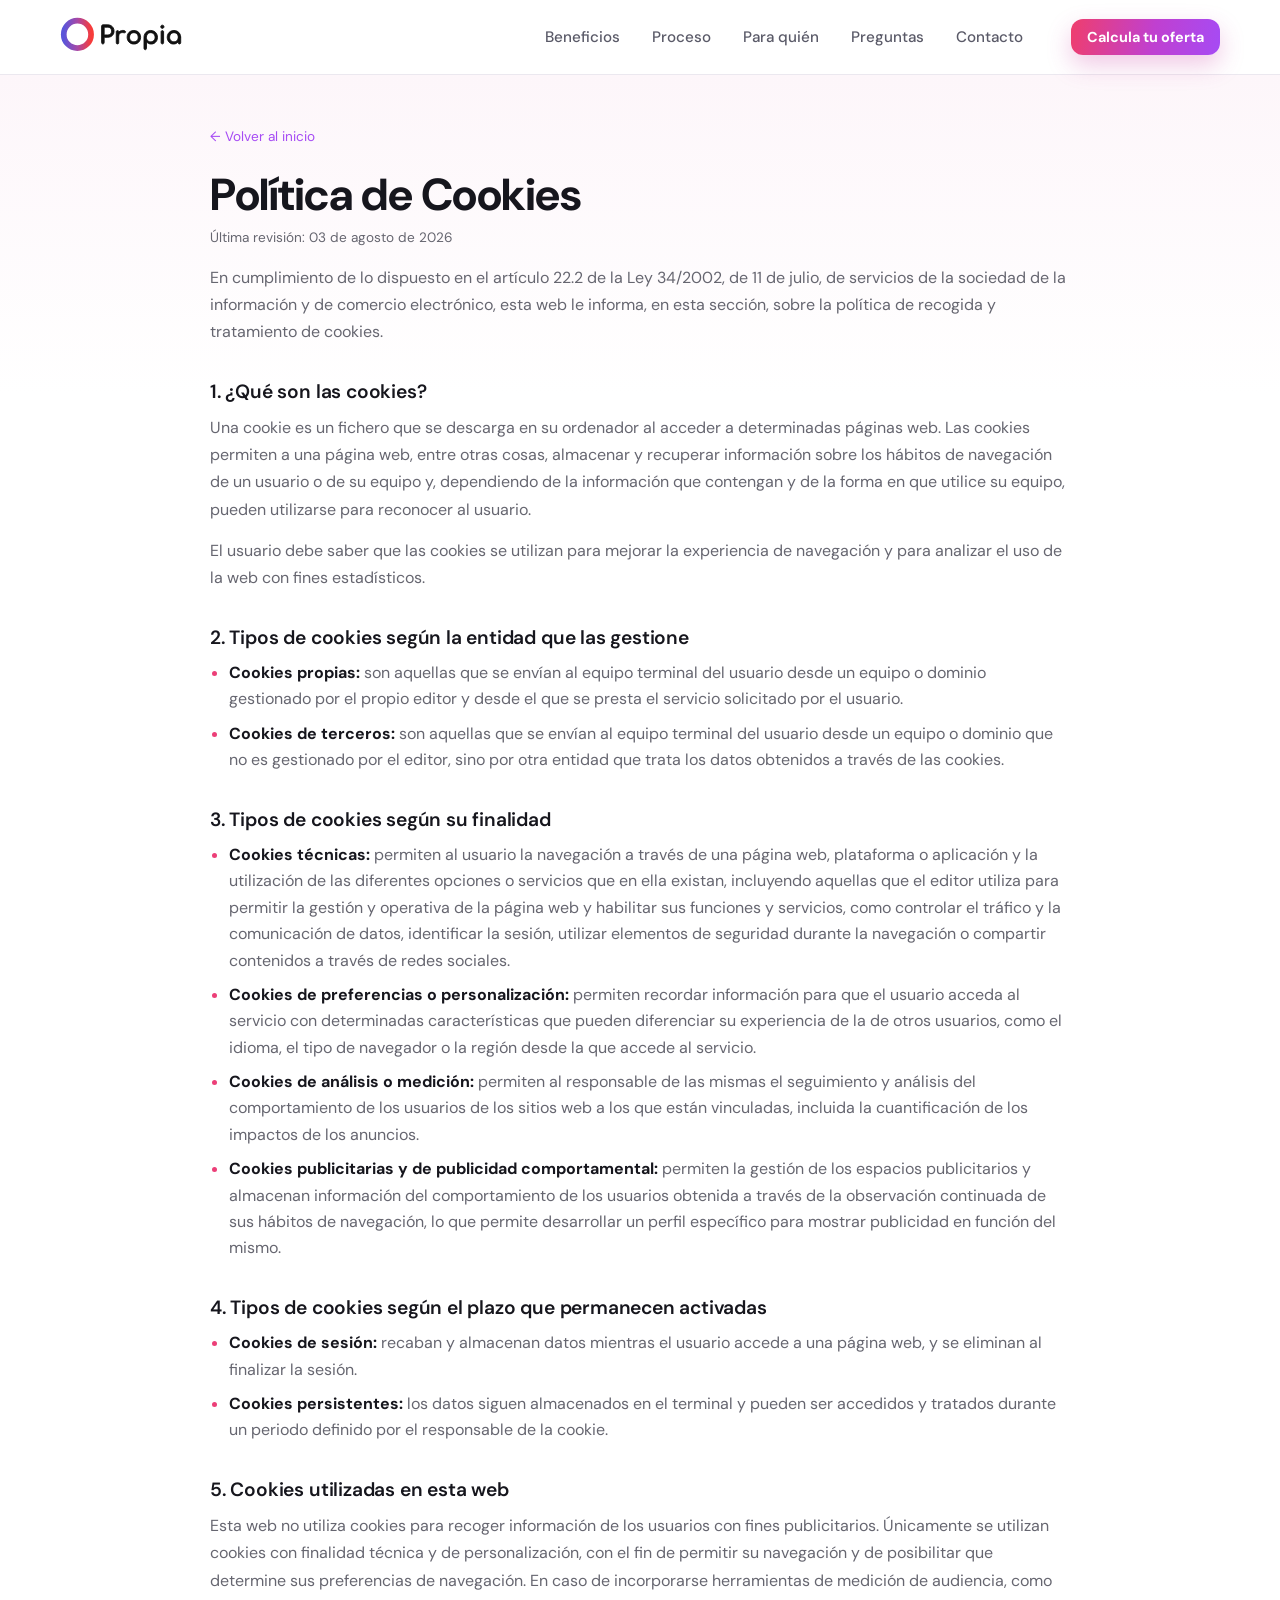
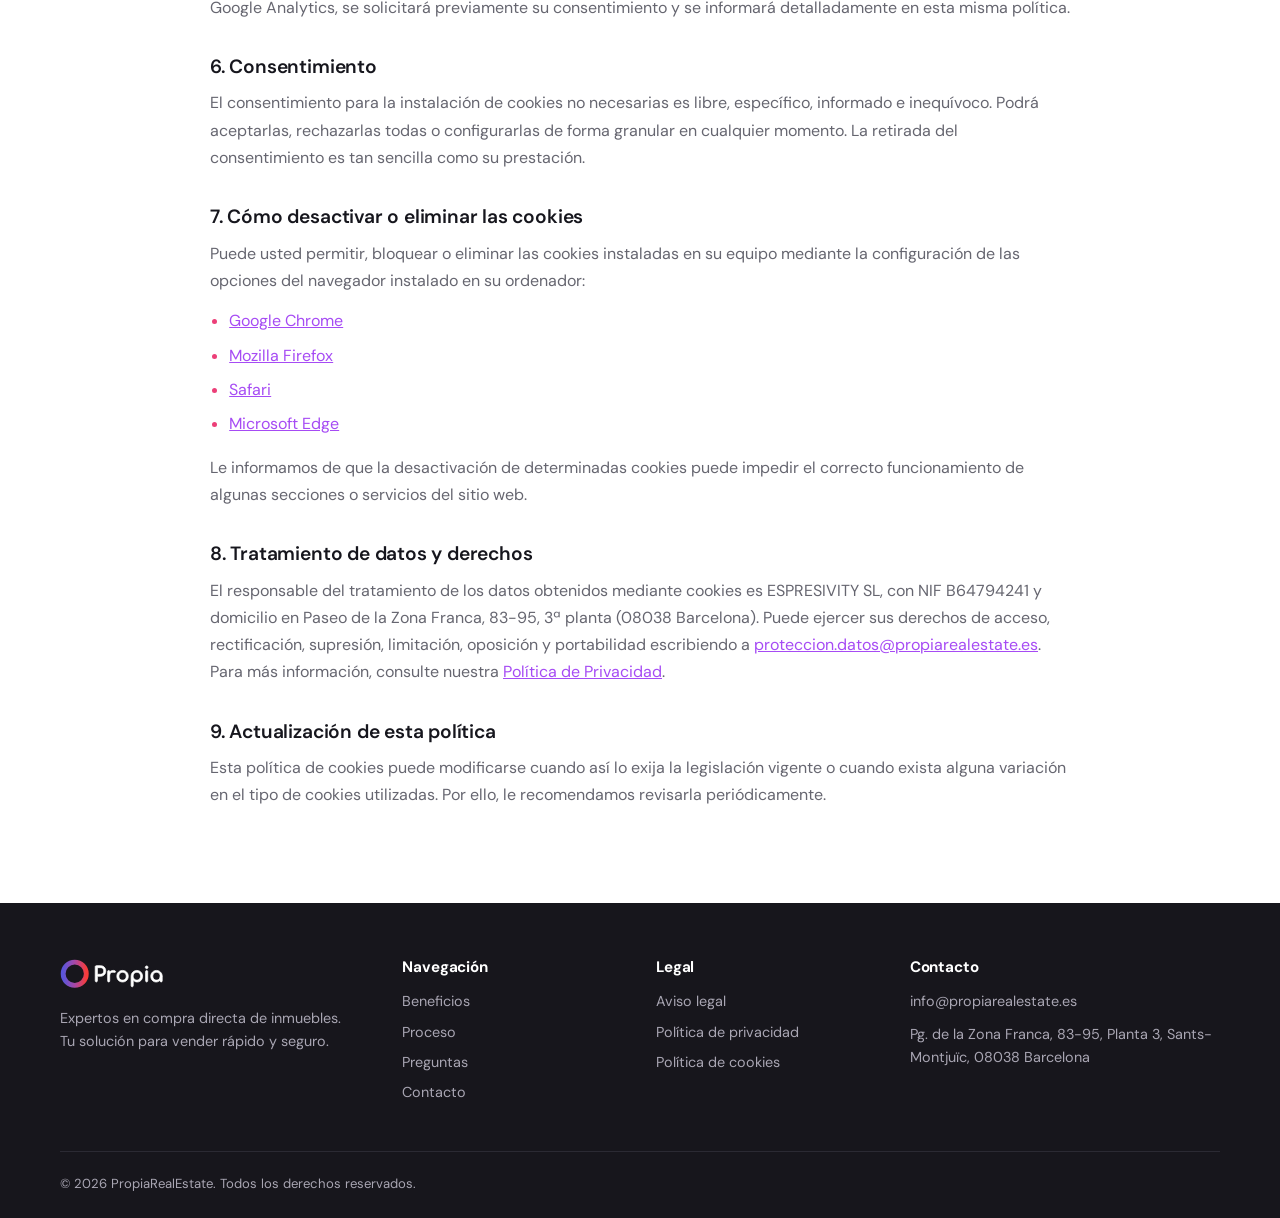
<file: politica-cookies.html>
<!doctype html>
<html lang="es">
<head>
<meta charset="utf-8">
<meta name="viewport" content="width=device-width, initial-scale=1">
<title>Política de cookies · PropiaRealEstate</title>
<meta name="description" content="Política de cookies de PropiaRealEstate (ESPRESIVITY SL): qué cookies usa la web y cómo gestionarlas.">
<link rel="icon" href="img/logo.svg?v=2" type="image/svg+xml">
<link rel="preconnect" href="https://fonts.googleapis.com">
<link rel="preconnect" href="https://fonts.gstatic.com" crossorigin>
<link href="https://fonts.googleapis.com/css2?family=DM+Sans:opsz,wght@9..40,400;9..40,500;9..40,600;9..40,700;9..40,800&family=Quicksand:wght@700&display=swap" rel="stylesheet">
<link rel="stylesheet" href="css/styles.css?v=202611191300">
<link rel="stylesheet" href="css/legal.css?v=202611191200">
</head>
<body>

<header class="header is-scrolled">
  <div class="container header__in">
    <a class="logo" href="/" aria-label="PropiaRealEstate, inicio"><img class="logo__img" src="img/logo-full.svg?v=2" alt="Propia" width="124" height="40"></a>
    <nav class="nav" id="nav" aria-label="Principal">
      <a href="/#beneficios">Beneficios</a>
      <a href="/#proceso">Proceso</a>
      <a href="/#situaciones">Para quién</a>
      <a href="/#faq">Preguntas</a>
      <a href="/#contacto">Contacto</a>
      <a href="/#formulario" class="btn btn--grad btn--sm nav__cta">Calcula tu oferta</a>
    </nav>
    <button class="burger" id="burger" aria-label="Abrir menú" aria-expanded="false" aria-controls="nav"><span></span><span></span></button>
  </div>
</header>

<main class="legal">
  <div class="container container--narrow">
    <a class="legal__back" href="/">← Volver al inicio</a>
    <h1>Política de Cookies</h1>
    <p class="legal__date">Última revisión: 03 de agosto de 2026</p>

    <p>En cumplimiento de lo dispuesto en el artículo 22.2 de la Ley 34/2002, de 11 de julio, de servicios de la sociedad de la información y de comercio electrónico, esta web le informa, en esta sección, sobre la política de recogida y tratamiento de cookies.</p>

    <h2>1. ¿Qué son las cookies?</h2>
    <p>Una cookie es un fichero que se descarga en su ordenador al acceder a determinadas páginas web. Las cookies permiten a una página web, entre otras cosas, almacenar y recuperar información sobre los hábitos de navegación de un usuario o de su equipo y, dependiendo de la información que contengan y de la forma en que utilice su equipo, pueden utilizarse para reconocer al usuario.</p>
    <p>El usuario debe saber que las cookies se utilizan para mejorar la experiencia de navegación y para analizar el uso de la web con fines estadísticos.</p>

    <h2>2. Tipos de cookies según la entidad que las gestione</h2>
    <ul>
      <li><strong>Cookies propias:</strong> son aquellas que se envían al equipo terminal del usuario desde un equipo o dominio gestionado por el propio editor y desde el que se presta el servicio solicitado por el usuario.</li>
      <li><strong>Cookies de terceros:</strong> son aquellas que se envían al equipo terminal del usuario desde un equipo o dominio que no es gestionado por el editor, sino por otra entidad que trata los datos obtenidos a través de las cookies.</li>
    </ul>

    <h2>3. Tipos de cookies según su finalidad</h2>
    <ul>
      <li><strong>Cookies técnicas:</strong> permiten al usuario la navegación a través de una página web, plataforma o aplicación y la utilización de las diferentes opciones o servicios que en ella existan, incluyendo aquellas que el editor utiliza para permitir la gestión y operativa de la página web y habilitar sus funciones y servicios, como controlar el tráfico y la comunicación de datos, identificar la sesión, utilizar elementos de seguridad durante la navegación o compartir contenidos a través de redes sociales.</li>
      <li><strong>Cookies de preferencias o personalización:</strong> permiten recordar información para que el usuario acceda al servicio con determinadas características que pueden diferenciar su experiencia de la de otros usuarios, como el idioma, el tipo de navegador o la región desde la que accede al servicio.</li>
      <li><strong>Cookies de análisis o medición:</strong> permiten al responsable de las mismas el seguimiento y análisis del comportamiento de los usuarios de los sitios web a los que están vinculadas, incluida la cuantificación de los impactos de los anuncios.</li>
      <li><strong>Cookies publicitarias y de publicidad comportamental:</strong> permiten la gestión de los espacios publicitarios y almacenan información del comportamiento de los usuarios obtenida a través de la observación continuada de sus hábitos de navegación, lo que permite desarrollar un perfil específico para mostrar publicidad en función del mismo.</li>
    </ul>

    <h2>4. Tipos de cookies según el plazo que permanecen activadas</h2>
    <ul>
      <li><strong>Cookies de sesión:</strong> recaban y almacenan datos mientras el usuario accede a una página web, y se eliminan al finalizar la sesión.</li>
      <li><strong>Cookies persistentes:</strong> los datos siguen almacenados en el terminal y pueden ser accedidos y tratados durante un periodo definido por el responsable de la cookie.</li>
    </ul>

    <h2>5. Cookies utilizadas en esta web</h2>
    <p>Esta web no utiliza cookies para recoger información de los usuarios con fines publicitarios. Únicamente se utilizan cookies con finalidad técnica y de personalización, con el fin de permitir su navegación y de posibilitar que determine sus preferencias de navegación. En caso de incorporarse herramientas de medición de audiencia, como Google Analytics, se solicitará previamente su consentimiento y se informará detalladamente en esta misma política.</p>

    <h2>6. Consentimiento</h2>
    <p>El consentimiento para la instalación de cookies no necesarias es libre, específico, informado e inequívoco. Podrá aceptarlas, rechazarlas todas o configurarlas de forma granular en cualquier momento. La retirada del consentimiento es tan sencilla como su prestación.</p>

    <h2>7. Cómo desactivar o eliminar las cookies</h2>
    <p>Puede usted permitir, bloquear o eliminar las cookies instaladas en su equipo mediante la configuración de las opciones del navegador instalado en su ordenador:</p>
    <ul>
      <li><a href="https://support.google.com/chrome/answer/95647?hl=es" target="_blank" rel="noopener">Google Chrome</a></li>
      <li><a href="https://support.mozilla.org/es/kb/Borrar%20cookies" target="_blank" rel="noopener">Mozilla Firefox</a></li>
      <li><a href="https://support.apple.com/es-es/guide/safari/sfri11471/mac" target="_blank" rel="noopener">Safari</a></li>
      <li><a href="https://support.microsoft.com/es-es/microsoft-edge/eliminar-las-cookies-en-microsoft-edge-63947406-40ac-c3b8-57b9-2a946a29ae09" target="_blank" rel="noopener">Microsoft Edge</a></li>
    </ul>
    <p>Le informamos de que la desactivación de determinadas cookies puede impedir el correcto funcionamiento de algunas secciones o servicios del sitio web.</p>

    <h2>8. Tratamiento de datos y derechos</h2>
    <p>El responsable del tratamiento de los datos obtenidos mediante cookies es ESPRESIVITY SL, con NIF B64794241 y domicilio en Paseo de la Zona Franca, 83-95, 3ª planta (08038 Barcelona). Puede ejercer sus derechos de acceso, rectificación, supresión, limitación, oposición y portabilidad escribiendo a <a href="mailto:proteccion.datos@propiarealestate.es">proteccion.datos@propiarealestate.es</a>. Para más información, consulte nuestra <a href="/politica-privacidad">Política de Privacidad</a>.</p>

    <h2>9. Actualización de esta política</h2>
    <p>Esta política de cookies puede modificarse cuando así lo exija la legislación vigente o cuando exista alguna variación en el tipo de cookies utilizadas. Por ello, le recomendamos revisarla periódicamente.</p>
  </div>
</main>

<footer class="footer">
  <div class="container footer__in">
    <div>
      <a class="logo logo--white" href="/"><img class="logo__img" src="img/logo-full-white.svg?v=2" alt="Propia" width="105" height="34"></a>
      <p>Expertos en compra directa de inmuebles.<br>Tu solución para vender rápido y seguro.</p>
    </div>
    <div><h4>Navegación</h4><a href="/#beneficios">Beneficios</a><a href="/#proceso">Proceso</a><a href="/#faq">Preguntas</a><a href="/#contacto">Contacto</a></div>
    <div><h4>Legal</h4><a href="/aviso-legal">Aviso legal</a><a href="/politica-privacidad">Política de privacidad</a><a href="/politica-cookies">Política de cookies</a></div>
    <div><h4>Contacto</h4><ul class="footer__contact" id="legalContact"></ul></div>
  </div>
  <div class="container footer__bottom"><span id="copy"></span></div>
</footer>

<script src="js/config.js?v=2"></script>
<script>
  (function () {
    var C = window.PROPIA;
    var esc = function (s) { return String(s).replace(/[&<>"]/g, function (c) { return { "&": "&amp;", "<": "&lt;", ">": "&gt;", '"': "&quot;" }[c]; }); };
    document.getElementById("legalContact").innerHTML =
      '<li><a href="mailto:' + esc(C.email) + '">' + esc(C.email) + '</a></li><li><span>' + esc(C.address) + '</span></li>';
    document.getElementById("copy").textContent = "© " + new Date().getFullYear() + " " + C.legalName + ". Todos los derechos reservados.";
  })();
</script>
<script>
(function(){var b=document.getElementById("burger"),n=document.getElementById("nav");
b.addEventListener("click",function(){var o=n.classList.toggle("is-open");b.classList.toggle("is-open",o);b.setAttribute("aria-expanded",o);});})();
</script>
</body>
</html>
</file>
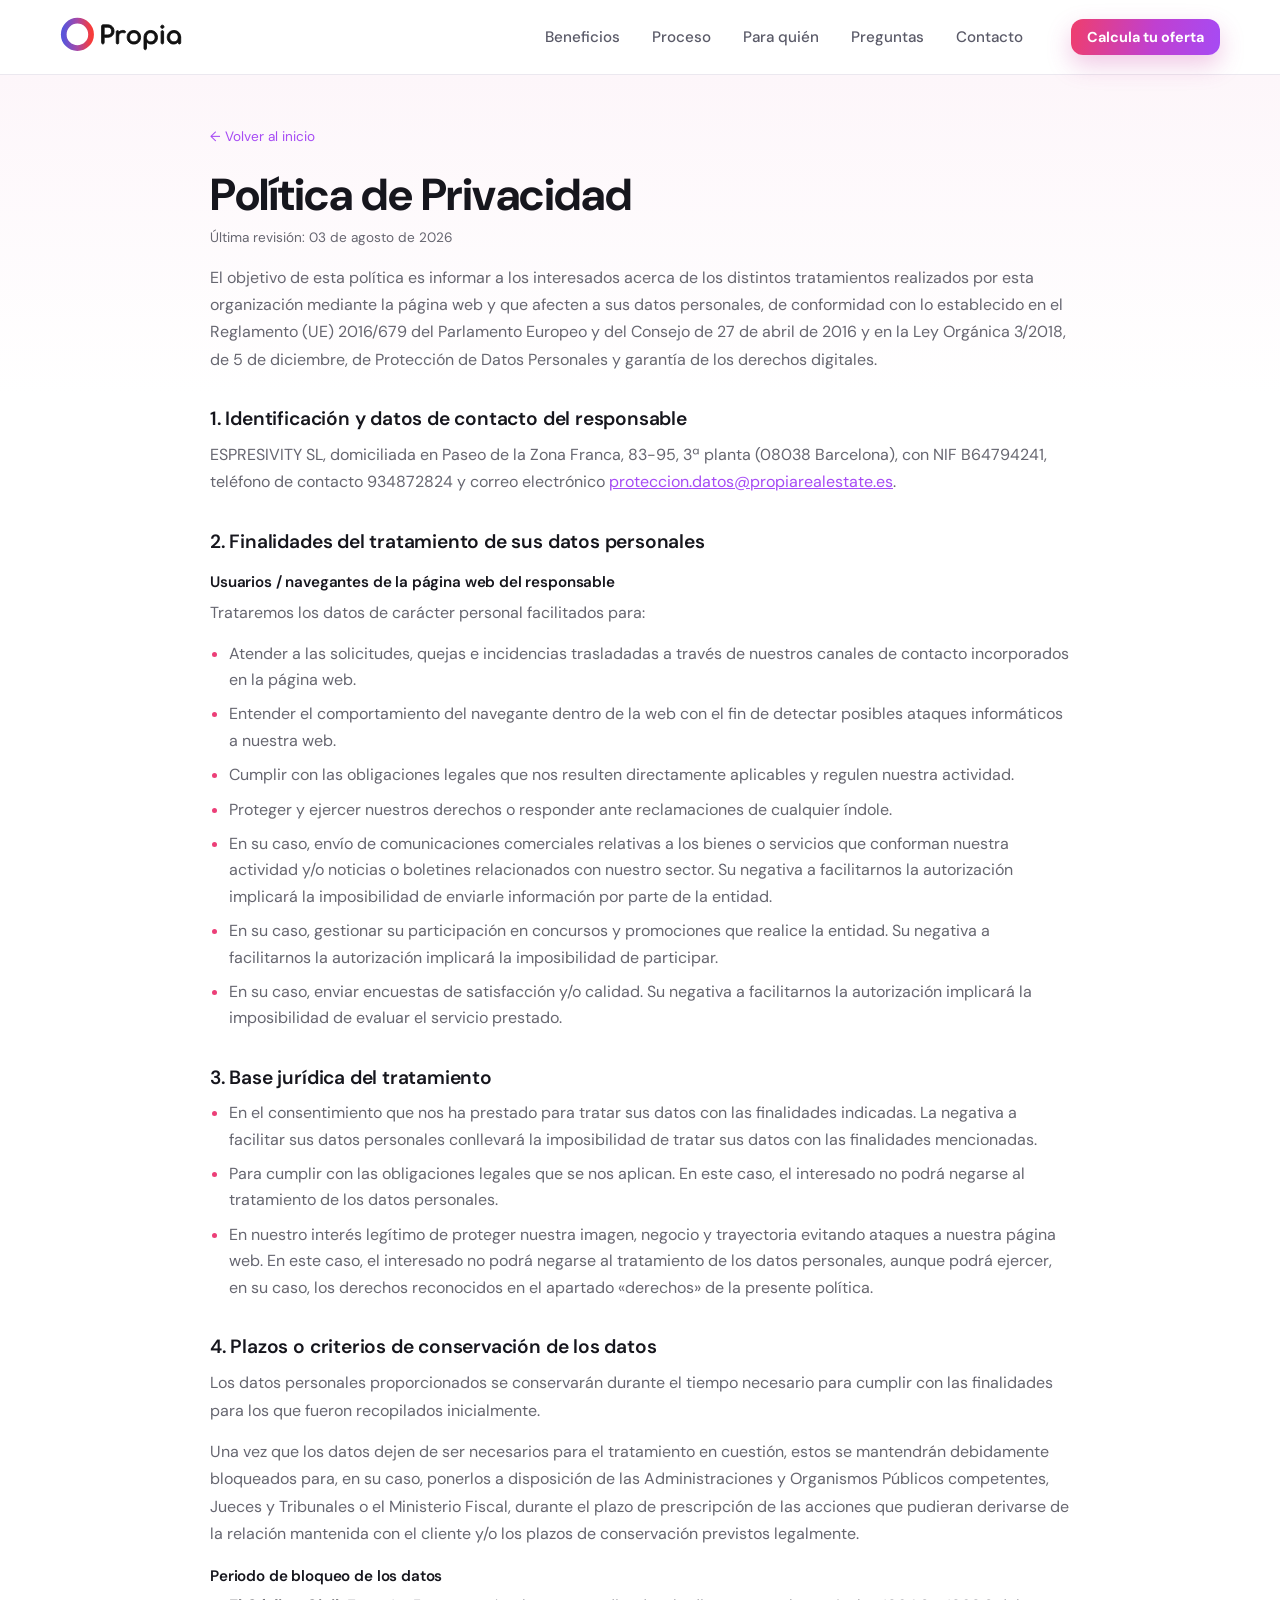
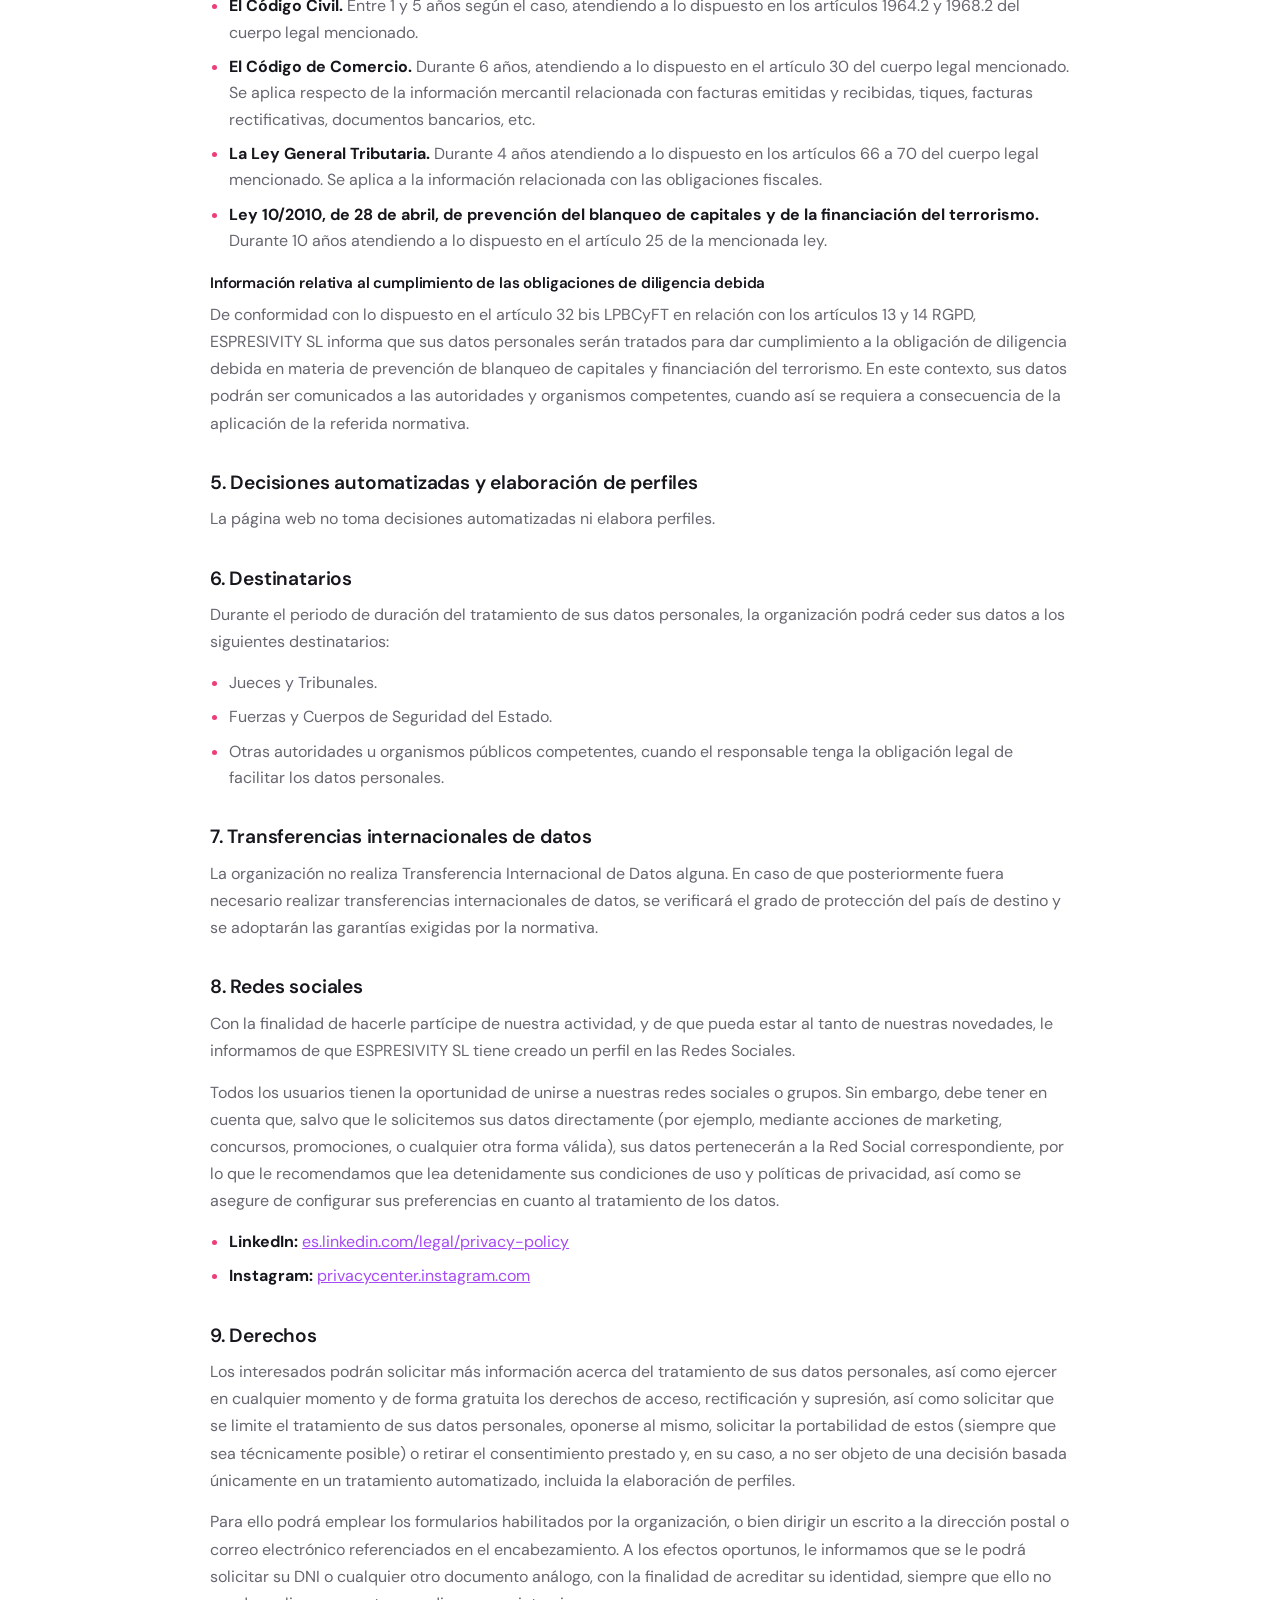
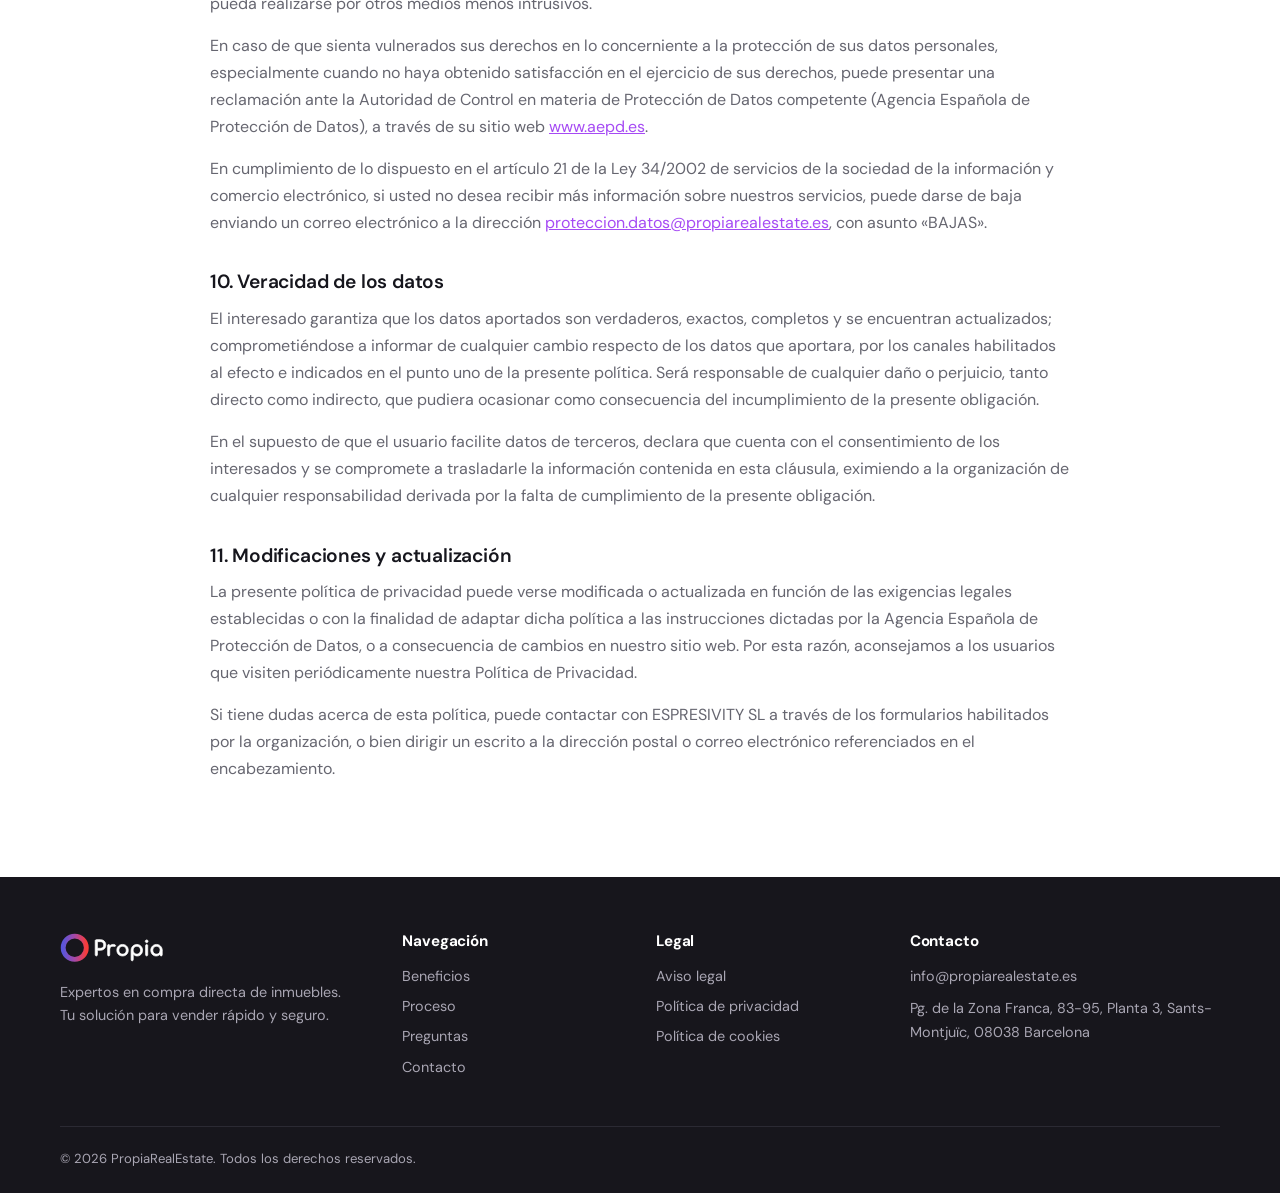
<file: politica-privacidad.html>
<!doctype html>
<html lang="es">
<head>
<meta charset="utf-8">
<meta name="viewport" content="width=device-width, initial-scale=1">
<title>Política de privacidad · PropiaRealEstate</title>
<meta name="description" content="Política de privacidad de PropiaRealEstate (ESPRESIVITY SL): tratamiento de datos personales conforme al RGPD y la LOPDGDD.">
<link rel="icon" href="img/logo.svg?v=2" type="image/svg+xml">
<link rel="preconnect" href="https://fonts.googleapis.com">
<link rel="preconnect" href="https://fonts.gstatic.com" crossorigin>
<link href="https://fonts.googleapis.com/css2?family=DM+Sans:opsz,wght@9..40,400;9..40,500;9..40,600;9..40,700;9..40,800&family=Quicksand:wght@700&display=swap" rel="stylesheet">
<link rel="stylesheet" href="css/styles.css?v=202611191300">
<link rel="stylesheet" href="css/legal.css?v=202611191200">
</head>
<body>

<header class="header is-scrolled">
  <div class="container header__in">
    <a class="logo" href="/" aria-label="PropiaRealEstate, inicio"><img class="logo__img" src="img/logo-full.svg?v=2" alt="Propia" width="124" height="40"></a>
    <nav class="nav" id="nav" aria-label="Principal">
      <a href="/#beneficios">Beneficios</a>
      <a href="/#proceso">Proceso</a>
      <a href="/#situaciones">Para quién</a>
      <a href="/#faq">Preguntas</a>
      <a href="/#contacto">Contacto</a>
      <a href="/#formulario" class="btn btn--grad btn--sm nav__cta">Calcula tu oferta</a>
    </nav>
    <button class="burger" id="burger" aria-label="Abrir menú" aria-expanded="false" aria-controls="nav"><span></span><span></span></button>
  </div>
</header>

<main class="legal">
  <div class="container container--narrow">
    <a class="legal__back" href="/">← Volver al inicio</a>
    <h1>Política de Privacidad</h1>
    <p class="legal__date">Última revisión: 03 de agosto de 2026</p>

    <p>El objetivo de esta política es informar a los interesados acerca de los distintos tratamientos realizados por esta organización mediante la página web y que afecten a sus datos personales, de conformidad con lo establecido en el Reglamento (UE) 2016/679 del Parlamento Europeo y del Consejo de 27 de abril de 2016 y en la Ley Orgánica 3/2018, de 5 de diciembre, de Protección de Datos Personales y garantía de los derechos digitales.</p>

    <h2>1. Identificación y datos de contacto del responsable</h2>
    <p>ESPRESIVITY SL, domiciliada en Paseo de la Zona Franca, 83-95, 3ª planta (08038 Barcelona), con NIF B64794241, teléfono de contacto 934872824 y correo electrónico <a href="mailto:proteccion.datos@propiarealestate.es">proteccion.datos@propiarealestate.es</a>.</p>

    <h2>2. Finalidades del tratamiento de sus datos personales</h2>
    <h3>Usuarios / navegantes de la página web del responsable</h3>
    <p>Trataremos los datos de carácter personal facilitados para:</p>
    <ul>
      <li>Atender a las solicitudes, quejas e incidencias trasladadas a través de nuestros canales de contacto incorporados en la página web.</li>
      <li>Entender el comportamiento del navegante dentro de la web con el fin de detectar posibles ataques informáticos a nuestra web.</li>
      <li>Cumplir con las obligaciones legales que nos resulten directamente aplicables y regulen nuestra actividad.</li>
      <li>Proteger y ejercer nuestros derechos o responder ante reclamaciones de cualquier índole.</li>
      <li>En su caso, envío de comunicaciones comerciales relativas a los bienes o servicios que conforman nuestra actividad y/o noticias o boletines relacionados con nuestro sector. Su negativa a facilitarnos la autorización implicará la imposibilidad de enviarle información por parte de la entidad.</li>
      <li>En su caso, gestionar su participación en concursos y promociones que realice la entidad. Su negativa a facilitarnos la autorización implicará la imposibilidad de participar.</li>
      <li>En su caso, enviar encuestas de satisfacción y/o calidad. Su negativa a facilitarnos la autorización implicará la imposibilidad de evaluar el servicio prestado.</li>
    </ul>

    <h2>3. Base jurídica del tratamiento</h2>
    <ul>
      <li>En el consentimiento que nos ha prestado para tratar sus datos con las finalidades indicadas. La negativa a facilitar sus datos personales conllevará la imposibilidad de tratar sus datos con las finalidades mencionadas.</li>
      <li>Para cumplir con las obligaciones legales que se nos aplican. En este caso, el interesado no podrá negarse al tratamiento de los datos personales.</li>
      <li>En nuestro interés legítimo de proteger nuestra imagen, negocio y trayectoria evitando ataques a nuestra página web. En este caso, el interesado no podrá negarse al tratamiento de los datos personales, aunque podrá ejercer, en su caso, los derechos reconocidos en el apartado «derechos» de la presente política.</li>
    </ul>

    <h2>4. Plazos o criterios de conservación de los datos</h2>
    <p>Los datos personales proporcionados se conservarán durante el tiempo necesario para cumplir con las finalidades para los que fueron recopilados inicialmente.</p>
    <p>Una vez que los datos dejen de ser necesarios para el tratamiento en cuestión, estos se mantendrán debidamente bloqueados para, en su caso, ponerlos a disposición de las Administraciones y Organismos Públicos competentes, Jueces y Tribunales o el Ministerio Fiscal, durante el plazo de prescripción de las acciones que pudieran derivarse de la relación mantenida con el cliente y/o los plazos de conservación previstos legalmente.</p>
    <h3>Periodo de bloqueo de los datos</h3>
    <ul>
      <li><strong>El Código Civil.</strong> Entre 1 y 5 años según el caso, atendiendo a lo dispuesto en los artículos 1964.2 y 1968.2 del cuerpo legal mencionado.</li>
      <li><strong>El Código de Comercio.</strong> Durante 6 años, atendiendo a lo dispuesto en el artículo 30 del cuerpo legal mencionado. Se aplica respecto de la información mercantil relacionada con facturas emitidas y recibidas, tiques, facturas rectificativas, documentos bancarios, etc.</li>
      <li><strong>La Ley General Tributaria.</strong> Durante 4 años atendiendo a lo dispuesto en los artículos 66 a 70 del cuerpo legal mencionado. Se aplica a la información relacionada con las obligaciones fiscales.</li>
      <li><strong>Ley 10/2010, de 28 de abril, de prevención del blanqueo de capitales y de la financiación del terrorismo.</strong> Durante 10 años atendiendo a lo dispuesto en el artículo 25 de la mencionada ley.</li>
    </ul>
    <h3>Información relativa al cumplimiento de las obligaciones de diligencia debida</h3>
    <p>De conformidad con lo dispuesto en el artículo 32 bis LPBCyFT en relación con los artículos 13 y 14 RGPD, ESPRESIVITY SL informa que sus datos personales serán tratados para dar cumplimiento a la obligación de diligencia debida en materia de prevención de blanqueo de capitales y financiación del terrorismo. En este contexto, sus datos podrán ser comunicados a las autoridades y organismos competentes, cuando así se requiera a consecuencia de la aplicación de la referida normativa.</p>

    <h2>5. Decisiones automatizadas y elaboración de perfiles</h2>
    <p>La página web no toma decisiones automatizadas ni elabora perfiles.</p>

    <h2>6. Destinatarios</h2>
    <p>Durante el periodo de duración del tratamiento de sus datos personales, la organización podrá ceder sus datos a los siguientes destinatarios:</p>
    <ul>
      <li>Jueces y Tribunales.</li>
      <li>Fuerzas y Cuerpos de Seguridad del Estado.</li>
      <li>Otras autoridades u organismos públicos competentes, cuando el responsable tenga la obligación legal de facilitar los datos personales.</li>
    </ul>

    <h2>7. Transferencias internacionales de datos</h2>
    <p>La organización no realiza Transferencia Internacional de Datos alguna. En caso de que posteriormente fuera necesario realizar transferencias internacionales de datos, se verificará el grado de protección del país de destino y se adoptarán las garantías exigidas por la normativa.</p>

    <h2>8. Redes sociales</h2>
    <p>Con la finalidad de hacerle partícipe de nuestra actividad, y de que pueda estar al tanto de nuestras novedades, le informamos de que ESPRESIVITY SL tiene creado un perfil en las Redes Sociales.</p>
    <p>Todos los usuarios tienen la oportunidad de unirse a nuestras redes sociales o grupos. Sin embargo, debe tener en cuenta que, salvo que le solicitemos sus datos directamente (por ejemplo, mediante acciones de marketing, concursos, promociones, o cualquier otra forma válida), sus datos pertenecerán a la Red Social correspondiente, por lo que le recomendamos que lea detenidamente sus condiciones de uso y políticas de privacidad, así como se asegure de configurar sus preferencias en cuanto al tratamiento de los datos.</p>
    <ul>
      <li><strong>LinkedIn:</strong> <a href="https://es.linkedin.com/legal/privacy-policy" target="_blank" rel="noopener">es.linkedin.com/legal/privacy-policy</a></li>
      <li><strong>Instagram:</strong> <a href="https://privacycenter.instagram.com" target="_blank" rel="noopener">privacycenter.instagram.com</a></li>
    </ul>

    <h2>9. Derechos</h2>
    <p>Los interesados podrán solicitar más información acerca del tratamiento de sus datos personales, así como ejercer en cualquier momento y de forma gratuita los derechos de acceso, rectificación y supresión, así como solicitar que se limite el tratamiento de sus datos personales, oponerse al mismo, solicitar la portabilidad de estos (siempre que sea técnicamente posible) o retirar el consentimiento prestado y, en su caso, a no ser objeto de una decisión basada únicamente en un tratamiento automatizado, incluida la elaboración de perfiles.</p>
    <p>Para ello podrá emplear los formularios habilitados por la organización, o bien dirigir un escrito a la dirección postal o correo electrónico referenciados en el encabezamiento. A los efectos oportunos, le informamos que se le podrá solicitar su DNI o cualquier otro documento análogo, con la finalidad de acreditar su identidad, siempre que ello no pueda realizarse por otros medios menos intrusivos.</p>
    <p>En caso de que sienta vulnerados sus derechos en lo concerniente a la protección de sus datos personales, especialmente cuando no haya obtenido satisfacción en el ejercicio de sus derechos, puede presentar una reclamación ante la Autoridad de Control en materia de Protección de Datos competente (Agencia Española de Protección de Datos), a través de su sitio web <a href="https://www.aepd.es" target="_blank" rel="noopener">www.aepd.es</a>.</p>
    <p>En cumplimiento de lo dispuesto en el artículo 21 de la Ley 34/2002 de servicios de la sociedad de la información y comercio electrónico, si usted no desea recibir más información sobre nuestros servicios, puede darse de baja enviando un correo electrónico a la dirección <a href="mailto:proteccion.datos@propiarealestate.es?subject=BAJAS">proteccion.datos@propiarealestate.es</a>, con asunto «BAJAS».</p>

    <h2>10. Veracidad de los datos</h2>
    <p>El interesado garantiza que los datos aportados son verdaderos, exactos, completos y se encuentran actualizados; comprometiéndose a informar de cualquier cambio respecto de los datos que aportara, por los canales habilitados al efecto e indicados en el punto uno de la presente política. Será responsable de cualquier daño o perjuicio, tanto directo como indirecto, que pudiera ocasionar como consecuencia del incumplimiento de la presente obligación.</p>
    <p>En el supuesto de que el usuario facilite datos de terceros, declara que cuenta con el consentimiento de los interesados y se compromete a trasladarle la información contenida en esta cláusula, eximiendo a la organización de cualquier responsabilidad derivada por la falta de cumplimiento de la presente obligación.</p>

    <h2>11. Modificaciones y actualización</h2>
    <p>La presente política de privacidad puede verse modificada o actualizada en función de las exigencias legales establecidas o con la finalidad de adaptar dicha política a las instrucciones dictadas por la Agencia Española de Protección de Datos, o a consecuencia de cambios en nuestro sitio web. Por esta razón, aconsejamos a los usuarios que visiten periódicamente nuestra Política de Privacidad.</p>
    <p>Si tiene dudas acerca de esta política, puede contactar con ESPRESIVITY SL a través de los formularios habilitados por la organización, o bien dirigir un escrito a la dirección postal o correo electrónico referenciados en el encabezamiento.</p>
  </div>
</main>

<footer class="footer">
  <div class="container footer__in">
    <div>
      <a class="logo logo--white" href="/"><img class="logo__img" src="img/logo-full-white.svg?v=2" alt="Propia" width="105" height="34"></a>
      <p>Expertos en compra directa de inmuebles.<br>Tu solución para vender rápido y seguro.</p>
    </div>
    <div><h4>Navegación</h4><a href="/#beneficios">Beneficios</a><a href="/#proceso">Proceso</a><a href="/#faq">Preguntas</a><a href="/#contacto">Contacto</a></div>
    <div><h4>Legal</h4><a href="/aviso-legal">Aviso legal</a><a href="/politica-privacidad">Política de privacidad</a><a href="/politica-cookies">Política de cookies</a></div>
    <div><h4>Contacto</h4><ul class="footer__contact" id="legalContact"></ul></div>
  </div>
  <div class="container footer__bottom"><span id="copy"></span></div>
</footer>

<script src="js/config.js?v=2"></script>
<script>
  (function () {
    var C = window.PROPIA;
    var esc = function (s) { return String(s).replace(/[&<>"]/g, function (c) { return { "&": "&amp;", "<": "&lt;", ">": "&gt;", '"': "&quot;" }[c]; }); };
    document.getElementById("legalContact").innerHTML =
      '<li><a href="mailto:' + esc(C.email) + '">' + esc(C.email) + '</a></li><li><span>' + esc(C.address) + '</span></li>';
    document.getElementById("copy").textContent = "© " + new Date().getFullYear() + " " + C.legalName + ". Todos los derechos reservados.";
  })();
</script>
<script>
(function(){var b=document.getElementById("burger"),n=document.getElementById("nav");
b.addEventListener("click",function(){var o=n.classList.toggle("is-open");b.classList.toggle("is-open",o);b.setAttribute("aria-expanded",o);});})();
</script>
</body>
</html>
</file>
<file: css/styles.css>
/* ============ PROPIA · estilos ============ */
:root{
  --pink:#ec3f78; --purple:#a64bf4; --violet:#7c4dff;
  --grad:linear-gradient(100deg,#ef3e6d 0%,#c040d0 55%,#a64bf4 100%);
  --ink:#16161d; --text:#3d3d4a; --muted:#7b7b8a; --line:#ebe8ef;
  --bg:#fff; --soft:#faf7fb; --tint:#fdecf1; --tint-ink:#c0264f;
  --ok:#16a36a; --err:#e0334f;
  --r:16px; --r-sm:10px;
  --shadow:0 1px 2px rgba(20,10,40,.04),0 8px 28px rgba(60,20,90,.07);
  --shadow-lg:0 20px 50px rgba(120,40,160,.18);
  --font:"DM Sans",system-ui,-apple-system,"Segoe UI",Roboto,sans-serif;
}
*{box-sizing:border-box;margin:0;padding:0}
html{scroll-behavior:smooth;scroll-padding-top:84px}
body{font:16px/1.6 var(--font);color:var(--text);background:var(--bg);-webkit-font-smoothing:antialiased;overflow-x:hidden}
a{color:inherit}
img{display:block;max-width:100%}
svg{width:1em;height:1em;fill:none;stroke:currentColor;stroke-width:2;stroke-linecap:round;stroke-linejoin:round;flex:none}
h1,h2,h3,h4{color:var(--ink);line-height:1.15;letter-spacing:-.01em;font-weight:700}
.container{width:min(1160px,100% - 32px);margin-inline:auto}
.container--narrow{width:min(860px,100% - 32px)}
.grad{background:var(--grad);-webkit-background-clip:text;background-clip:text;color:transparent}
.sr{position:absolute;width:1px;height:1px;overflow:hidden;clip:rect(0 0 0 0)}

/* Botones */
.btn{display:inline-flex;align-items:center;justify-content:center;gap:.55em;border:0;border-radius:12px;padding:.8em 1.4em;font:700 .95rem var(--font);text-decoration:none;cursor:pointer;transition:transform .15s,box-shadow .2s,background .2s;white-space:nowrap}
.btn:hover{transform:translateY(-1px)}
.btn--grad{background:var(--grad);color:#fff;box-shadow:0 10px 24px rgba(200,60,160,.28)}
.btn--grad:hover{box-shadow:0 14px 30px rgba(200,60,160,.38)}
.btn--line{background:#fff;color:var(--ink);border:1.5px solid #d9d6de}
.btn--line:hover{border-color:var(--purple)}
.btn--white{background:#fff;color:var(--ink)}
.btn--white svg{color:var(--purple)}
.btn--sm{padding:.6em 1.1em;font-size:.9rem}
.btn--lg{padding:1em 2em;font-size:1rem}
.btn:disabled{opacity:.6;cursor:wait}
.btn.is-loading svg{animation:spin 1s linear infinite}
@keyframes spin{to{transform:rotate(360deg)}}

/* Iconos en caja */
.ico{display:inline-grid;place-items:center;width:40px;height:40px;border-radius:10px;background:var(--tint);color:var(--tint-ink);font-size:1.15rem;flex:none}
.ico--solid{background:var(--grad);color:#fff}
.ico--mute{background:#eceaf0;color:#8b8896}
.ico--xl{width:68px;height:68px;font-size:2rem;border-radius:20px}

/* Cabecera */
.header{position:sticky;top:0;z-index:40;background:rgba(255,255,255,.88);backdrop-filter:saturate(1.6) blur(12px);border-bottom:1px solid transparent;transition:border-color .2s}
.header.is-scrolled{border-color:var(--line)}
.header__in{height:74px;display:flex;align-items:center;justify-content:space-between;gap:1rem}
.logo{display:flex;align-items:center;gap:.45rem;text-decoration:none;font-family:"Quicksand",var(--font);font-weight:700;font-size:1.6rem;letter-spacing:0;line-height:1;color:#111}
.logo span{padding-bottom:.08em}
.logo--white{color:#fff}
.nav{display:flex;align-items:center;gap:2rem}
.nav a:not(.btn){text-decoration:none;color:#5a5a68;font-size:.95rem;font-weight:500;transition:color .15s}
.nav a:not(.btn):hover{color:var(--ink)}
.nav__cta{margin-left:1rem}
.burger{display:none;width:42px;height:42px;border:0;background:none;cursor:pointer;position:relative}
.burger span{position:absolute;left:10px;right:10px;height:2px;background:var(--ink);border-radius:2px;transition:.25s}
.burger span:first-child{top:16px}.burger span:last-child{top:24px}
.burger.is-open span:first-child{top:20px;transform:rotate(45deg)}
.burger.is-open span:last-child{top:20px;transform:rotate(-45deg)}

/* Hero */
.hero{position:relative;overflow:hidden;padding:5.5rem 0 0;text-align:center;background:linear-gradient(180deg,#fff 0%,#fdf6fa 60%,#fff 100%)}
.hero__blob{position:absolute;border-radius:50%;filter:blur(80px);opacity:.45;pointer-events:none}
.hero__blob--1{width:520px;height:520px;background:#f9c6dc;top:-160px;right:-120px}
.hero__blob--2{width:460px;height:460px;background:#e0d2fb;top:28%;left:-200px}
.hero__in{position:relative;max-width:900px}
.pill{display:inline-flex;align-items:center;gap:.5rem;background:var(--tint);color:var(--tint-ink);font-size:.9rem;font-weight:500;padding:.5em 1.1em;border-radius:999px;margin-bottom:1.6rem}
.hero h1{font-size:clamp(2.3rem,6vw,4rem);font-weight:700;letter-spacing:-.02em;margin-bottom:1.4rem}
.hero__lead{font-size:clamp(1.05rem,2vw,1.2rem);color:var(--muted);max-width:640px;margin:0 auto}
.hero__cta{display:flex;justify-content:center;flex-wrap:wrap;gap:1rem;margin:2.4rem 0 3rem}
.trust{list-style:none;display:flex;justify-content:center;flex-wrap:wrap;gap:1.2rem}
.trust li{display:flex;align-items:center;gap:.8rem;background:#fff;border-radius:14px;padding:.9rem 1.6rem .9rem 1rem;box-shadow:var(--shadow);font-size:.95rem;color:var(--ink);font-weight:500}

/* Cifras */
.numbers{position:relative;padding:3.5rem 0 4rem}
.numbers__in{display:grid;grid-template-columns:repeat(4,1fr);gap:1rem;text-align:center}
.numbers__in>div{background:#fff;border:1px solid var(--line);border-radius:var(--r);padding:1.2rem .8rem;box-shadow:var(--shadow)}
.numbers strong{display:block;font-size:clamp(1.6rem,3vw,2.2rem);font-weight:700;background:var(--grad);-webkit-background-clip:text;background-clip:text;color:transparent}
.numbers span{font-size:.9rem;color:var(--muted)}

/* Secciones */
.section{padding:6rem 0}
.section--soft{background:var(--soft)}
.head{text-align:center;margin-bottom:3.2rem}
.head h2{font-size:clamp(1.9rem,4vw,2.6rem);margin-bottom:.6rem}
.head p{color:var(--muted);font-size:1.05rem}
.note{max-width:620px;margin:2.4rem auto 0;text-align:center;color:var(--muted);font-size:.95rem}

/* Comparativa */
.compare{display:grid;grid-template-columns:1fr 1fr;gap:1.6rem;max-width:860px;margin:auto}
.compare__card{border-radius:var(--r);padding:2rem;background:#f4f3f7;border:1px solid var(--line)}
.compare__card--propia{background:#fff;box-shadow:var(--shadow-lg);border-color:#f1dbe9;transform:translateY(-6px)}
.compare h3{display:flex;align-items:center;gap:.8rem;font-size:1.15rem;margin-bottom:1.3rem}
.compare__card:not(.compare__card--propia) h3{color:#8b8896}
.compare ul{list-style:none;display:grid;gap:.85rem}
.compare li{display:flex;gap:.7rem;align-items:flex-start;font-size:.97rem}
.compare li svg{margin-top:.3em;color:var(--pink);stroke-width:2.6}
.compare__card:not(.compare__card--propia) li{color:#8b8896}
.compare__card:not(.compare__card--propia) li svg{color:#b5b2bd}

/* Pasos */
.steps{list-style:none;display:grid;grid-template-columns:repeat(4,1fr);gap:1.3rem;counter-reset:s}
.step{position:relative;background:#fff;border:1px solid var(--line);border-radius:var(--r);padding:1.8rem 1.5rem;transition:box-shadow .25s,transform .25s}
.step:hover{box-shadow:var(--shadow-lg);transform:translateY(-4px)}
.step__n{position:absolute;top:-14px;right:18px;width:38px;height:38px;border-radius:50%;background:var(--grad);color:#fff;display:grid;place-items:center;font-size:.8rem;font-weight:700;box-shadow:0 6px 14px rgba(180,60,200,.35)}
.step h3{font-size:1.08rem;margin:1.1rem 0 .6rem}
.step p{font-size:.92rem;color:var(--muted)}

/* Situaciones */
.cases{display:grid;grid-template-columns:repeat(3,1fr);gap:1.3rem}
.cases article{border:1px solid var(--line);border-radius:var(--r);padding:1.6rem;display:grid;grid-template-columns:auto 1fr;column-gap:1rem;row-gap:.3rem;transition:border-color .2s}
.cases article:hover{border-color:#e9b7cf}
.cases .ico{grid-row:span 2}
.cases h3{font-size:1.05rem;align-self:center}
.cases p{font-size:.92rem;color:var(--muted)}

/* Formulario */
.progress{list-style:none;display:grid;grid-template-columns:repeat(3,1fr);gap:.5rem;margin-bottom:1.6rem;position:sticky;top:84px;z-index:5;background:rgba(250,247,251,.92);backdrop-filter:blur(8px);padding:.6rem 0;counter-reset:p}
.progress li{counter-increment:p;font-size:.8rem;font-weight:600;color:var(--muted);text-align:center;padding-top:.7rem;border-top:4px solid #e7e3ec;transition:.3s}
.progress li::before{content:counter(p) ". "}
.progress li.is-on{color:var(--ink);border-image:var(--grad) 1}
.request{display:grid;gap:1.3rem}
.panel{border:1px solid var(--line);background:#fff;border-radius:var(--r);padding:1.8rem 1.8rem 2rem;box-shadow:var(--shadow);display:grid;gap:1.1rem;min-width:0}
.panel legend{float:left;width:100%;font-weight:700;font-size:1.08rem;color:var(--ink);padding-bottom:.9rem;margin-bottom:.3rem;border-bottom:1px solid var(--line)}
.panel legend+*{clear:both}
.grid2{display:grid;grid-template-columns:1fr 1fr;gap:1.1rem 1.4rem;align-items:start}
label{display:block;font-size:.85rem;font-weight:500;color:var(--ink);line-height:1.4}
label b{color:var(--pink);margin-left:.1rem}
label small{font-weight:400;color:var(--muted);font-size:.78rem}
label>input,label>select,label>textarea{display:block;margin-top:.45rem}
input,select,textarea{width:100%;font:inherit;font-size:.95rem;color:var(--ink);background:#fff;border:1.5px solid #e2dfe7;border-radius:var(--r-sm);padding:.75em .9em;transition:border-color .15s,box-shadow .15s}
input::placeholder,textarea::placeholder{color:#aaa7b3}
input:focus,select:focus,textarea:focus{outline:0;border-color:var(--purple);box-shadow:0 0 0 4px rgba(166,75,244,.12)}
textarea{resize:vertical}
label.invalid input,label.invalid select{border-color:var(--err);background:#fff6f7}
label.invalid.check{color:var(--err)}
.radio{display:flex;flex-wrap:wrap;gap:.5rem 1.2rem;align-content:start}
.radio>span{width:100%;font-size:.85rem;font-weight:500;color:var(--ink)}
.radio label,label.check{display:flex;align-items:center;gap:.45rem;font-weight:400;color:var(--text);cursor:pointer}
label.check{align-items:flex-start;font-size:.9rem}
input[type=radio],input[type=checkbox]{width:18px;height:18px;padding:0;accent-color:var(--pink);flex:none}
.radio label>input{display:inline-block;margin-top:0}
.radio b{color:var(--pink);margin-left:.1rem}
label.check{display:block;position:relative;padding-left:1.75rem;line-height:1.5}
label.check>input{position:absolute;left:0;top:.15em;margin:0}
.form-error{color:var(--err);font-weight:500;text-align:center;min-height:1.4em}
.form-submit{display:grid;justify-items:center;gap:.7rem;text-align:center}
.form-submit small{color:var(--muted)}
.panel[hidden],.request[hidden],.result[hidden]{display:none}
.radio.invalid>span{color:var(--err)}
.span2{grid-column:1/-1}
.hint-text{display:block;font-weight:400;color:var(--muted);font-size:.78rem;margin-top:.35rem;line-height:1.4}
.step-nav{display:flex;justify-content:flex-end;gap:.8rem;flex-wrap:wrap;margin-top:.4rem}
/* Resultado de la calculadora */
.result{text-align:center;background:#fff;border-radius:var(--r);padding:3rem 2rem;box-shadow:var(--shadow-lg);display:grid;justify-items:center;gap:.9rem;border:1px solid #f1dbe9}
.result .pill{margin:0}
.result h3{font-size:1.3rem;color:var(--muted);font-weight:600}
.result__price{font-size:clamp(2.6rem,8vw,4rem);font-weight:800;letter-spacing:-.03em;line-height:1;background:var(--grad);-webkit-background-clip:text;background-clip:text;color:transparent}
.result__sub{color:var(--text);max-width:520px}
.result__list{list-style:none;display:flex;flex-wrap:wrap;justify-content:center;gap:.6rem 1.4rem;margin:.4rem 0;font-size:.92rem}
.result__list li{display:flex;align-items:center;gap:.4rem}
.result__list svg{color:var(--pink);stroke-width:2.6}
.result__next{background:var(--soft);border-radius:var(--r-sm);padding:1rem 1.2rem;max-width:560px;font-size:.95rem}
.result__legal{font-size:.75rem;color:var(--muted);max-width:520px}

/* FAQ */
.faq{display:grid;gap:.8rem}
.faq details{border:1px solid var(--line);border-radius:var(--r);background:#fff;transition:box-shadow .2s}
.faq details[open]{box-shadow:var(--shadow)}
.faq summary{list-style:none;cursor:pointer;padding:1.2rem 3.2rem 1.2rem 1.5rem;font-weight:600;color:var(--ink);position:relative}
.faq summary::-webkit-details-marker{display:none}
.faq summary::after{content:"+";position:absolute;right:1.4rem;top:50%;transform:translateY(-50%);font-size:1.5rem;font-weight:400;color:var(--pink);transition:transform .2s}
.faq details[open] summary::after{transform:translateY(-50%) rotate(45deg)}
.faq p{padding:0 1.5rem 1.3rem;color:var(--muted)}

/* CTA */
.cta{background:linear-gradient(115deg,#d93fa0 0%,#b146e0 45%,#a64bf4 100%);color:#fff;padding:5.5rem 0;text-align:center}
.cta__in{max-width:720px}
.cta h2{color:#fff;font-size:clamp(1.9rem,4vw,2.6rem);margin-bottom:1rem}
.cta p{opacity:.9;margin-bottom:2rem}
.cta__contact{list-style:none;display:grid;justify-items:center;gap:.6rem;margin-top:2.4rem;font-size:.92rem}
.cta__contact li,.footer__contact li{display:flex;align-items:center;gap:.55rem}
.cta__contact a,.footer__contact a{text-decoration:none}

/* Footer */
.footer{background:#17161c;color:#a9a6b3;padding:3.5rem 0 1.5rem;font-size:.9rem}
.footer__in{display:grid;grid-template-columns:1.4fr 1fr 1fr 1.4fr;gap:2rem}
.footer p{margin-top:.9rem}
.footer h4{color:#fff;font-size:.95rem;margin-bottom:.9rem}
.footer__in>div>a{display:block;text-decoration:none;margin-bottom:.45rem}
.footer a:hover{color:#fff}
.footer__contact{list-style:none;display:grid;gap:.6rem}
.footer__contact li{align-items:flex-start}.footer__contact svg{margin-top:.3em}
.footer__bottom{border-top:1px solid #2b2a33;margin-top:2.5rem;padding-top:1.3rem;font-size:.82rem}

.mobile-cta{display:none}

/* Animación */
.reveal{opacity:0;transform:translateY(18px);transition:opacity .6s ease,transform .6s ease}
.reveal.in{opacity:1;transform:none}
.compare__card--propia.reveal.in{transform:translateY(-6px)}
@media (prefers-reduced-motion:reduce){*{transition:none!important;animation:none!important}.reveal{opacity:1;transform:none}}

/* Responsive */
@media (max-width:980px){
  .steps{grid-template-columns:1fr 1fr;row-gap:2rem}
  .cases{grid-template-columns:1fr 1fr}
  .footer__in{grid-template-columns:1fr 1fr}
}
@media (max-width:820px){
  .burger{display:block}
  .nav{position:fixed;inset:74px 0 auto 0;flex-direction:column;align-items:stretch;gap:0;background:#fff;padding:.5rem 16px 1.5rem;border-bottom:1px solid var(--line);box-shadow:0 20px 30px rgba(0,0,0,.06);transform:translateY(-8px);opacity:0;visibility:hidden;transition:.2s}
  .nav.is-open{opacity:1;visibility:visible;transform:none}
  .nav a:not(.btn){padding:.9rem 0;border-bottom:1px solid var(--line);font-size:1rem}
  .nav__cta{margin:1rem 0 0}
}
@media (max-width:680px){
  .hero{padding:3.5rem 0 0}
  .numbers{padding:2.5rem 0 3rem}
  .hero__cta .btn{width:100%}
  .trust{flex-direction:column;align-items:stretch}
  .numbers__in{grid-template-columns:1fr 1fr;row-gap:1.5rem}
  .section{padding:4.2rem 0}
  .compare,.steps,.cases,.grid2{grid-template-columns:1fr}
  .compare__card--propia,.compare__card--propia.reveal.in{transform:none}
  .panel{padding:1.4rem 1.2rem 1.6rem}
  .progress{top:74px}
  .progress li{font-size:.7rem}
  .footer__in{grid-template-columns:1fr}
  .mobile-cta{display:flex;position:fixed;left:16px;right:16px;bottom:14px;z-index:30;transition:transform .25s}
  body{padding-bottom:76px}
}
.logo__img{display:block;height:40px;width:auto}
.footer .logo__img{height:34px}

/* Avisos de precio orientativo */
.notice{display:flex;gap:.6rem;align-items:flex-start;background:#fdf3fa;border:1px solid #f1d2e6;color:var(--text);border-radius:var(--r-sm);padding:.8rem 1rem;font-size:.88rem;line-height:1.5;margin:0 0 1.1rem;text-align:left}
.notice svg{flex:0 0 18px;width:18px;height:18px;margin-top:.1rem;color:var(--pink)}
.notice strong{color:var(--ink)}
.notice--sm{font-size:.82rem;padding:.6rem .9rem;margin:.4rem 0 .2rem}
.notice--result{max-width:560px;margin:.2rem 0}
.request label[hidden]{display:none}

/* Volver atrás */
.result__actions{display:flex;flex-wrap:wrap;gap:.7rem;justify-content:center}
.btn svg{width:1.1em;height:1.1em}
.progress li.is-done{cursor:pointer}
.progress li.is-done:hover{color:var(--purple)}
</file>
<file: css/legal.css>
/* ============ Páginas legales ============ */
.legal{padding:3rem 0 5rem;background:linear-gradient(180deg,#fdf6fa 0,#fff 320px)}
.legal__back{display:inline-block;font-size:.85rem;color:var(--muted);text-decoration:none;margin-bottom:1.4rem}
.legal__back:hover{color:var(--purple)}
.legal h1{font-size:clamp(2rem,4.5vw,2.8rem);font-weight:700;letter-spacing:-.01em;margin-bottom:.3rem}
.legal__date{font-size:.85rem;color:var(--muted);margin-bottom:2rem}
.legal h2{font-size:1.2rem;font-weight:600;margin:2.2rem 0 .7rem;color:var(--ink)}
.legal h3{font-size:.95rem;font-weight:600;margin:1.3rem 0 .5rem;color:var(--ink)}
.legal p{margin-bottom:.9rem;color:#666670;line-height:1.7}
.legal ul{margin:0 0 1rem 1.2rem;display:grid;gap:.5rem}
.legal li{line-height:1.65;color:#666670}
.legal strong{color:var(--ink)}
.legal li::marker{color:var(--pink)}
.legal a{color:var(--purple)}
.legal__todo{background:#fff3c4;color:#7a5a00;border-radius:4px;padding:0 .3em;font-weight:600}
.footer__contact li{display:block}
</file>
